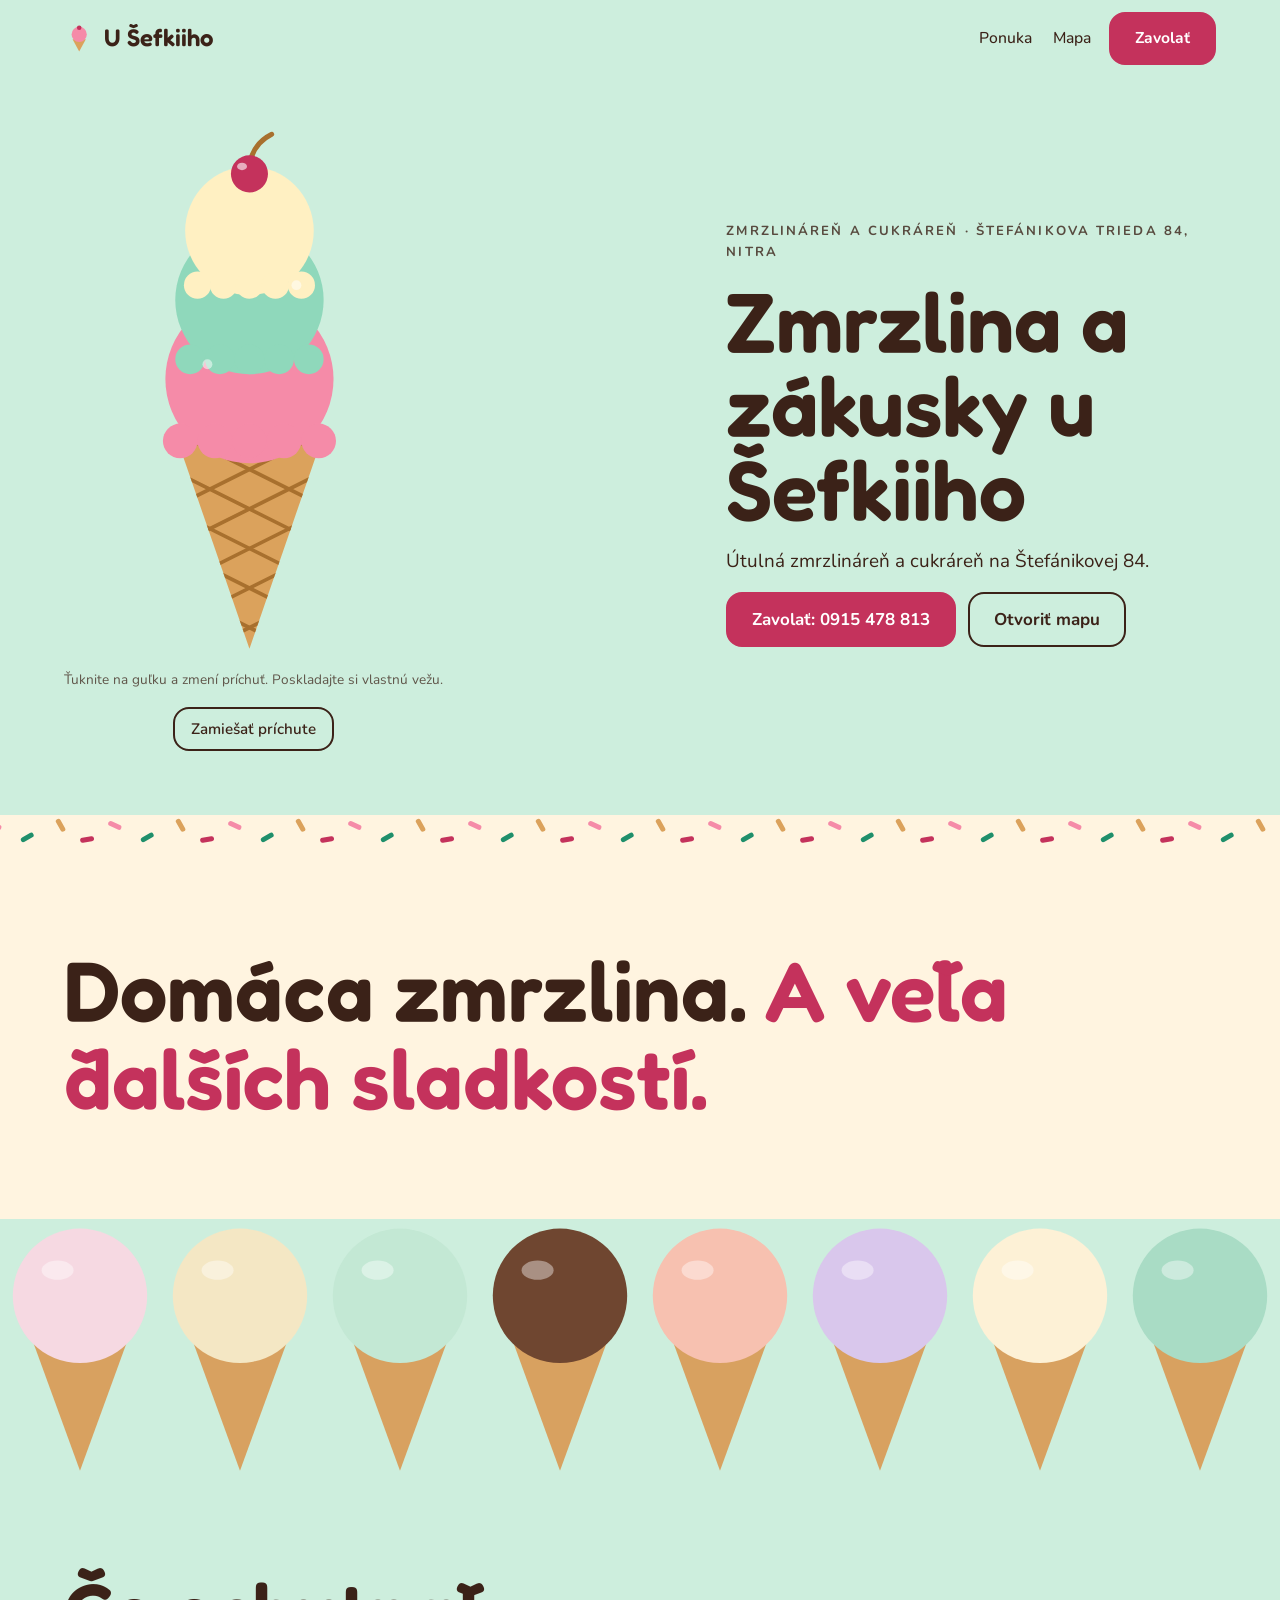
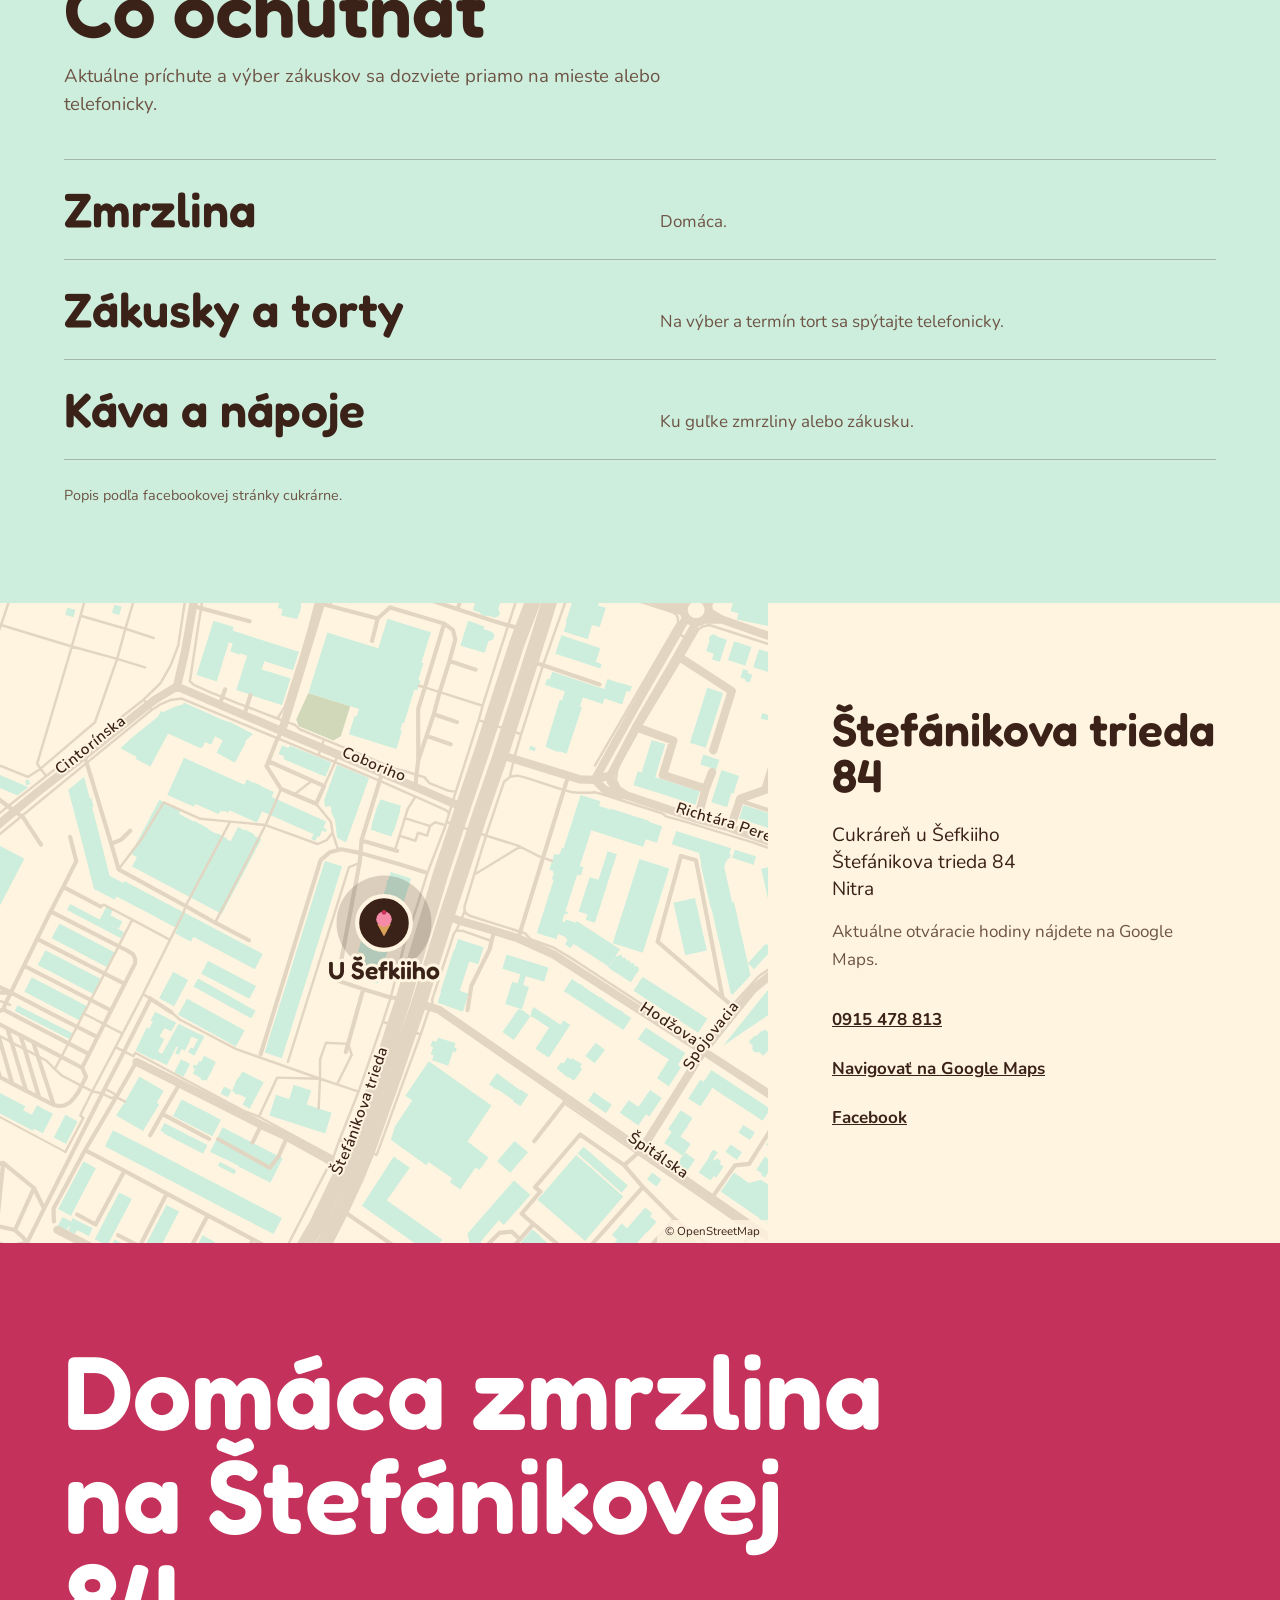
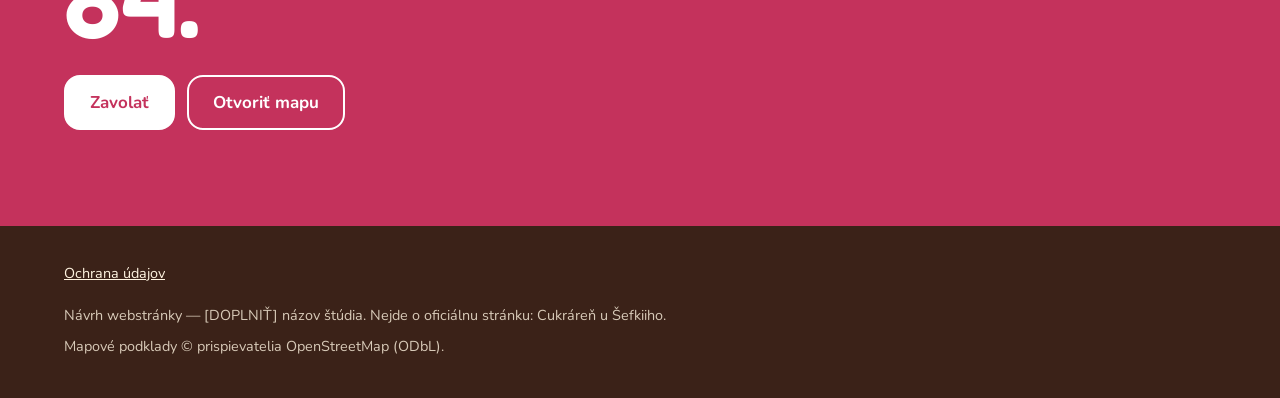
<file: index.html>
<!doctype html>
<html lang="sk">
<head>
  <meta charset="utf-8">
  <meta name="viewport" content="width=device-width, initial-scale=1">
  <title>Cukráreň u Šefkiiho Nitra | Zmrzlina a zákusky na Štefánikovej</title>
  <meta name="description" content="Cukráreň u Šefkiiho na Štefánikovej 84 v Nitre: domáca zmrzlina, zákusky, torty a káva.">
  <meta name="theme-color" content="#cdeedd">
  <meta property="og:type" content="website">
  <meta property="og:locale" content="sk_SK">
  <meta property="og:title" content="Cukráreň u Šefkiiho Nitra | Zmrzlina a zákusky na Štefánikovej">
  <meta property="og:description" content="Cukráreň a zmrzlináreň na Štefánikovej triede 84 v Nitre.">
  <meta property="og:image" content="assets/og.jpg">
  <meta property="og:image:width" content="1200">
  <meta property="og:image:height" content="630">
  <meta property="og:image:alt" content="Kornútok s tromi guľkami zmrzliny, ružovou, mätovou a vanilkovou, a čerešňou navrchu">
  <link rel="icon" href="assets/favicon.svg" type="image/svg+xml">
  <link rel="preconnect" href="https://fonts.googleapis.com">
  <link rel="preconnect" href="https://fonts.gstatic.com" crossorigin>
  <link href="https://fonts.googleapis.com/css2?family=Fredoka:wght@500;600;700&family=Nunito:wght@400;600;800&display=swap" rel="stylesheet">
  <link rel="stylesheet" href="style.css">
  <script defer src="idea.js"></script>
  <script defer src="site.js"></script>
  <script type="application/ld+json">
{
  "@context": "https://schema.org",
  "@type": "Bakery",
  "name": "Cukráreň u Šefkiiho",
  "address": {
    "@type": "PostalAddress",
    "streetAddress": "Štefánikova trieda 84",
    "addressLocality": "Nitra",
    "addressCountry": "SK"
  },
  "telephone": "+421915478813"
}
  </script>
</head>
<body>
  <a class="skip-link" href="#ponuka">Preskočiť na obsah</a>

  <header class="topbar">
    <a class="brand" href="#top" aria-label="Cukráreň u Šefkiiho, začiatok stránky"><svg class="brand-mark" viewBox="0 0 32 32" aria-hidden="true" focusable="false"><path d="M9 17 H23 L16 30Z" fill="#dba25c"/><circle cx="16" cy="12" r="8" fill="#f58ba8"/><circle cx="16" cy="5" r="2.4" fill="#c4325c"/></svg><span>U Šefkiiho</span></a>
    <nav class="topbar-nav" aria-label="Hlavná navigácia">
      <a href="#ponuka">Ponuka</a>
      <a href="#hodiny">Mapa</a>
      <a class="button topbar-cta" href="tel:+421915478813">Zavolať</a>
    </nav>
  </header>

  <main id="top">
    <section class="hero hero--reverse">

      <div class="hero-copy">
        <p class="hero-kicker">Zmrzlináreň a cukráreň · Štefánikova trieda 84, Nitra</p>
        <h1>Zmrzlina a zákusky u Šefkiiho</h1>
        <p class="hero-lede">Útulná zmrzlináreň a cukráreň na Štefánikovej 84.</p>
        
        <div class="actions">
          <a class="button" href="tel:+421915478813">Zavolať: 0915 478 813</a>
          <a class="button button-ghost" href="https://www.google.com/maps/search/?api=1&amp;query=Cukr%C3%A1re%C5%88%20u%20%C5%A0efkiiho%20%C5%A0tef%C3%A1nikova%20trieda%2084%20Nitra" rel="noopener">Otvoriť mapu</a>
        </div>
      </div>
      <div class="hero-art">
        <svg class="art cone" viewBox="0 0 300 440" role="group" aria-label="Kornútok s tromi guľkami zmrzliny, ružovou, mätovou a vanilkovou, a čerešňou navrchu">
<defs><clipPath id="sefkii-cone"><path d="M92 262 H208 L150 430Z"/></clipPath></defs>
<path class="fa4" d="M92 262 H208 L150 430Z"/>
<g clip-path="url(#sefkii-cone)"><path class="sa5" d="M60 240 L240 330" stroke-width="3"/><path class="sa5" d="M240 240 L60 330" stroke-width="3"/><path class="sa5" d="M60 272 L240 362" stroke-width="3"/><path class="sa5" d="M240 272 L60 362" stroke-width="3"/><path class="sa5" d="M60 304 L240 394" stroke-width="3"/><path class="sa5" d="M240 304 L60 394" stroke-width="3"/><path class="sa5" d="M60 336 L240 426" stroke-width="3"/><path class="sa5" d="M240 336 L60 426" stroke-width="3"/><path class="sa5" d="M60 368 L240 458" stroke-width="3"/><path class="sa5" d="M240 368 L60 458" stroke-width="3"/><path class="sa5" d="M60 400 L240 490" stroke-width="3"/><path class="sa5" d="M240 400 L60 490" stroke-width="3"/><path class="sa5" d="M60 432 L240 522" stroke-width="3"/><path class="sa5" d="M240 432 L60 522" stroke-width="3"/></g>
<g class="scoop" role="button" tabindex="0" aria-label="Zmeniť príchuť spodnej guľky" style="fill:var(--scoop-1)"><circle cx="150" cy="212" r="68"/><circle cx="94" cy="262" r="14"/><circle cx="122" cy="262" r="14"/><circle cx="150" cy="262" r="14"/><circle cx="178" cy="262" r="14"/><circle cx="206" cy="262" r="14"/></g>
<g class="scoop" role="button" tabindex="0" aria-label="Zmeniť príchuť strednej guľky" style="fill:var(--scoop-2)"><circle cx="150" cy="148" r="60"/><circle cx="102" cy="196" r="12"/><circle cx="126" cy="196" r="12"/><circle cx="150" cy="196" r="12"/><circle cx="174" cy="196" r="12"/><circle cx="198" cy="196" r="12"/></g>
<g class="scoop" role="button" tabindex="0" aria-label="Zmeniť príchuť hornej guľky" style="fill:var(--scoop-3)"><circle cx="150" cy="92" r="52"/><circle cx="108" cy="136" r="11"/><circle cx="129" cy="136" r="11"/><circle cx="150" cy="136" r="11"/><circle cx="171" cy="136" r="11"/><circle cx="192" cy="136" r="11"/></g>
<path class="sa5" d="M150 40 Q152 22 168 14" stroke-width="4"/>
<circle class="fa6" cx="150" cy="46" r="15"/>
<ellipse cx="144" cy="40" rx="4" ry="3" fill="#fff" opacity=".6"/>
<circle cx="116" cy="200" r="4" fill="#fff" opacity=".5"/><circle cx="188" cy="136" r="4" fill="#fff" opacity=".5"/>
        </svg>
<p class="idea-hint">Ťuknite na guľku a zmení príchuť. Poskladajte si vlastnú vežu.</p>
<div class="controls"><button class="control" type="button" data-shuffle>Zamiešať príchute</button></div>
      </div>
    </section>

    <div class="divider" aria-hidden="true"></div>

    <section class="block tone-base " id="ponuka">
      <div class="block-inner">
        <p class="statement-text">Domáca zmrzlina. <em>A veľa ďalších sladkostí.</em></p>
        
      </div>
    </section>

    <section class="block tone-alt ">
      <svg class="scoops" viewBox="0 0 1200 240" aria-hidden="true" focusable="false"><path d="M24 96 L75 236 L126 96Z" fill="#d8a160"/><circle cx="75" cy="72" r="63" fill="#f6d9e2"/><ellipse cx="54" cy="48" rx="15" ry="9" fill="#fff" opacity=".4"/><path d="M174 96 L225 236 L276 96Z" fill="#d8a160"/><circle cx="225" cy="72" r="63" fill="#f4e7c4"/><ellipse cx="204" cy="48" rx="15" ry="9" fill="#fff" opacity=".4"/><path d="M324 96 L375 236 L426 96Z" fill="#d8a160"/><circle cx="375" cy="72" r="63" fill="#c3e8d4"/><ellipse cx="354" cy="48" rx="15" ry="9" fill="#fff" opacity=".4"/><path d="M474 96 L525 236 L576 96Z" fill="#d8a160"/><circle cx="525" cy="72" r="63" fill="#6f4630"/><ellipse cx="504" cy="48" rx="15" ry="9" fill="#fff" opacity=".4"/><path d="M624 96 L675 236 L726 96Z" fill="#d8a160"/><circle cx="675" cy="72" r="63" fill="#f7c1b0"/><ellipse cx="654" cy="48" rx="15" ry="9" fill="#fff" opacity=".4"/><path d="M774 96 L825 236 L876 96Z" fill="#d8a160"/><circle cx="825" cy="72" r="63" fill="#d9c7ec"/><ellipse cx="804" cy="48" rx="15" ry="9" fill="#fff" opacity=".4"/><path d="M924 96 L975 236 L1026 96Z" fill="#d8a160"/><circle cx="975" cy="72" r="63" fill="#fdf1d6"/><ellipse cx="954" cy="48" rx="15" ry="9" fill="#fff" opacity=".4"/><path d="M1074 96 L1125 236 L1176 96Z" fill="#d8a160"/><circle cx="1125" cy="72" r="63" fill="#a9dcc5"/><ellipse cx="1104" cy="48" rx="15" ry="9" fill="#fff" opacity=".4"/></svg>
    </section>

    <section class="block tone-alt ">
      <div class="block-inner">
        <h2 class="block-title">Čo ochutnať</h2><p class="block-lead">Aktuálne príchute a výber zákuskov sa dozviete priamo na mieste alebo telefonicky.</p>
        <ul class="rows"><li class="row"><h3 class="row-name">Zmrzlina</h3><p class="row-text">Domáca.</p></li><li class="row"><h3 class="row-name">Zákusky a torty</h3><p class="row-text">Na výber a termín tort sa spýtajte telefonicky.</p></li><li class="row"><h3 class="row-name">Káva a nápoje</h3><p class="row-text">Ku guľke zmrzliny alebo zákusku.</p></li></ul>
        <p class="block-note">Popis podľa facebookovej stránky cukrárne.</p>
      </div>
    </section>

    <section class="block tone-base " id="hodiny">
      <div class="place-grid">
        <div class="place-map"><svg class="street-map" viewBox="0 0 960 620" role="img" aria-label="Mapa okolia: Cukráreň u Šefkiiho" preserveAspectRatio="xMidYMid slice">
  <rect width="960" height="620" fill="var(--bg)"/>
  <path d="M763.2 607.4L774.1 610.3L806.7 638.6L804.8 639.5L806.1 642.6L805.8 643.9L792.3 662.8L755.0 703.4L755.1 705.1L748.7 704.6L742.4 701.8L713.0 674.8L711.1 667.0L712.2 659.1L714.4 654.8L751.4 612.0L763.2 607.4ZM713.3 682.8L713.2 685.8L712.0 687.5L709.6 690.0L707.1 691.6L704.8 692.4L700.9 691.7L687.3 679.7L685.4 675.6L685.4 673.0L687.3 670.0L690.0 668.5L692.4 667.6L694.0 667.3L697.6 667.8L712.1 680.7L713.3 682.8ZM813.6 652.2L816.8 653.2L826.1 660.9L829.5 667.3L827.3 678.0L779.3 735.3L775.5 736.7L771.5 735.6L757.8 723.9L756.1 721.3L756.7 718.1L800.5 667.0L809.9 653.8L813.6 652.2ZM447.3 100.0L438.2 129.1L431.1 133.2L397.5 119.5L394.9 112.9L406.7 87.3L447.3 100.0Z" fill="color-mix(in srgb, #4f8a4a 26%, var(--bg))"/>
  
  <path d="M60.4 779.1L34.4 781.8L25.7 698.1L28.8 697.8L26.5 675.3L46.4 673.2L50.2 710.6L52.7 710.4L54.2 725.1L52.3 725.3L52.5 726.7L56.4 765.0L58.9 764.7L60.4 779.1ZM310.0 218.4L295.8 210.9L295.4 211.6L285.0 206.1L281.3 204.2L282.8 201.5L262.4 190.7L243.9 225.7L234.7 243.0L240.7 246.2L235.9 255.2L322.8 301.2L361.1 228.9L353.9 225.2L354.5 224.1L345.1 219.1L344.6 220.1L338.6 217.0L331.3 230.7L327.7 228.8L328.1 228.1L318.6 223.0L318.2 223.8L309.6 219.2L310.0 218.4ZM-15.7 177.7L-7.4 157.2L75.9 192.1L67.8 212.1L-15.7 177.7ZM222.6 618.6L218.6 626.4L214.6 624.3L218.7 616.7L222.6 618.6ZM959.7 453.4L953.7 457.8L952.8 456.5L948.9 459.3L945.0 453.8L941.9 456.2L933.7 444.9L946.5 435.6L959.7 453.4ZM-36.6 -57.4L-46.2 -57.2L-46.2 -61.8L-38.4 -62.0L-36.5 -61.8L-36.6 -57.4ZM781.3 539.4L772.7 551.7L762.6 544.7L769.4 535.5L772.1 532.5L781.3 539.4ZM305.2 523.2L301.0 531.5L297.2 529.6L301.4 521.3L305.2 523.2ZM744.5 460.4L755.9 442.2L764.6 447.6L767.9 449.8L755.9 468.5L744.5 460.4ZM226.6 620.8L222.5 628.6L218.6 626.4L222.6 618.6L226.6 620.8ZM18.2 576.3L15.6 552.4L35.2 550.3L37.8 574.2L18.2 576.3ZM943.3 576.5L952.3 562.4L964.6 569.7L959.8 576.6L957.9 575.8L953.3 582.9L943.3 576.5ZM1018.2 456.5L1014.8 451.7L1020.6 447.5L1024.1 452.3L1018.2 456.5ZM959.2 503.3L964.7 499.2L966.3 498.0L965.5 497.0L974.7 490.2L983.9 502.8L967.7 514.8L959.2 503.3ZM242.8 629.2L238.5 636.9L234.5 634.8L238.5 627.0L242.8 629.2ZM52.1 254.9L45.0 251.1L50.6 239.6L57.7 243.2L52.1 254.9ZM29.7 237.7L18.2 233.4L21.0 225.9L32.5 230.2L29.7 237.7ZM918.1 617.8L919.7 616.6L921.8 617.1L923.1 618.9L922.7 620.6L933.3 627.8L921.6 645.0L908.9 636.1L917.3 623.7L915.1 622.3L918.1 617.8ZM314.2 381.9L318.6 374.2L322.3 376.4L317.9 384.0L314.2 381.9ZM314.4 496.6L310.3 504.6L306.5 502.7L310.6 494.6L314.4 496.6ZM983.8 604.1L989.8 594.7L991.7 595.8L995.4 590.0L1007.7 597.8L998.0 613.2L997.5 612.9L998.2 611.8L993.3 608.6L992.6 609.8L983.8 604.1ZM159.4 494.9L149.6 513.7L140.8 509.2L150.6 490.4L159.4 494.9ZM612.1 487.6L604.8 482.6L605.3 481.8L589.5 470.8L588.9 471.6L581.6 466.5L589.3 455.2L611.9 472.0L612.5 471.2L619.9 476.4L612.1 487.6ZM251.2 -36.6L258.1 -34.6L255.7 -26.6L248.6 -28.8L251.2 -36.6ZM301.4 521.3L297.2 529.6L293.4 527.7L297.6 519.3L301.4 521.3ZM959.6 426.1L964.7 422.3L966.6 424.8L973.7 419.5L981.8 430.5L972.7 437.2L968.7 432.0L965.7 434.2L959.6 426.1ZM1021.8 384.2L1020.0 381.7L1025.1 378.1L1031.2 386.2L1028.1 388.4L1032.0 393.8L1022.6 400.6L1014.5 389.6L1021.8 384.2ZM847.3 345.2L844.4 348.3L838.2 342.7L841.2 339.4L847.3 345.2ZM325.2 388.0L329.6 380.5L333.3 382.5L328.9 390.2L325.2 388.0ZM795.1 536.6L794.6 536.1L798.9 529.5L803.2 532.4L798.8 539.0L795.1 536.6ZM1003.4 418.3L998.1 410.6L1001.5 408.2L1006.8 415.7L1003.4 418.3ZM1024.3 528.0L1016.5 517.2L1029.8 507.5L1034.5 514.0L1037.6 518.5L1024.3 528.0ZM317.9 384.0L322.3 376.4L325.9 378.3L321.6 386.0L317.9 384.0ZM17.3 385.5L35.2 543.6L13.7 546.0L-4.4 388.0L-2.7 387.8L-5.5 363.1L13.0 361.1L15.6 385.7L17.3 385.5ZM994.0 659.6L1006.5 641.1L1016.5 647.9L1003.9 666.4L997.5 662.0L994.0 659.6ZM683.4 473.8L690.7 479.0L685.2 487.3L677.6 482.0L683.4 473.8ZM295.0 496.8L290.9 504.9L287.0 502.9L291.2 494.8L295.0 496.8ZM965.2 383.7L964.8 383.2L959.1 387.5L959.5 388.0L953.4 392.6L944.9 381.3L962.6 367.8L971.1 379.1L965.2 383.7ZM850.4 524.8L852.9 521.0L860.6 526.0L858.0 529.8L850.4 524.8ZM794.0 475.9L794.4 476.2L786.4 487.6L774.7 479.9L786.5 461.8L789.7 463.9L798.0 469.7L794.0 475.9ZM334.9 553.5L319.3 545.3L321.1 541.4L336.9 549.8L334.9 553.5ZM789.3 146.8L794.5 148.4L791.5 158.1L786.3 156.4L789.3 146.8ZM769.4 535.5L751.4 523.1L758.8 512.4L767.1 516.9L777.2 524.0L769.4 535.5ZM177.0 599.1L174.7 603.5L174.4 604.1L165.9 599.7L168.5 594.8L177.0 599.1ZM926.1 567.2L936.4 551.2L948.6 559.4L938.4 575.2L926.1 567.2ZM295.3 486.8L291.2 494.8L287.4 492.9L291.5 484.9L295.3 486.8ZM974.5 601.8L978.7 604.6L974.1 611.7L970.0 608.9L974.5 601.8ZM290.0 515.5L285.8 523.8L282.0 521.8L286.2 513.5L290.0 515.5ZM52.1 147.6L50.4 151.7L41.2 147.7L42.9 143.6L52.1 147.6ZM-46.1 -20.3L-50.7 -20.3L-50.9 -28.1L-46.4 -28.1L-46.1 -20.3ZM295.4 371.7L299.8 363.7L303.8 365.9L299.3 373.8L295.4 371.7ZM178.6 605.5L175.8 604.1L174.7 603.5L177.0 599.1L178.6 595.9L182.5 597.9L178.6 605.5ZM986.3 675.9L987.6 676.9L997.5 662.0L1003.9 666.4L990.4 686.6L982.7 681.2L986.3 675.9ZM954.2 471.6L952.4 473.0L955.2 476.9L952.7 478.7L946.0 469.5L950.3 466.3L954.2 471.6ZM310.5 379.9L314.9 372.2L318.6 374.2L314.2 381.9L310.5 379.9ZM-23.9 217.3L-2.1 215.0L12.6 346.7L4.7 348.0L4.9 352.0L-5.3 353.3L-5.9 349.3L-9.2 349.7L-23.9 217.3ZM318.2 498.6L314.1 506.6L310.3 504.6L314.4 496.6L318.2 498.6ZM1036.7 332.2L1036.5 331.8L1033.7 333.9L1031.4 330.5L1028.0 332.9L1024.6 328.1L1022.5 329.5L1019.9 325.9L1025.0 322.2L1020.7 316.2L1030.4 309.2L1043.3 327.5L1036.7 332.2ZM870.7 424.2L869.5 422.7L871.6 421.1L872.8 422.6L876.5 419.8L882.3 427.6L871.1 436.1L865.3 428.2L870.7 424.2ZM306.8 492.7L302.6 500.7L298.9 498.8L303.0 490.7L306.8 492.7ZM340.0 396.3L344.3 388.6L348.0 390.8L343.6 398.2L340.0 396.3ZM293.8 517.4L289.6 525.7L285.8 523.8L290.0 515.5L293.8 517.4ZM872.4 112.1L868.4 110.8L869.9 106.1L873.9 107.3L876.4 99.1L893.2 104.4L887.2 123.2L870.6 118.1L872.4 112.1ZM849.0 556.7L845.2 554.2L846.2 552.7L840.7 549.1L848.8 536.3L859.7 543.5L853.7 552.7L852.2 551.6L849.0 556.7ZM830.7 517.7L827.2 515.5L831.8 508.2L835.4 510.4L830.7 517.7ZM614.2 394.5L621.8 400.3L605.8 423.4L594.7 415.7L610.3 393.2L614.2 394.5ZM310.3 504.6L306.1 512.7L302.3 510.8L306.5 502.7L310.3 504.6ZM264.5 640.6L260.5 648.3L256.6 646.1L260.6 638.5L264.5 640.6ZM814.5 534.4L810.8 531.7L815.7 524.5L819.4 527.0L814.5 534.4ZM925.9 581.8L932.8 586.3L929.1 592.2L923.7 588.5L924.6 587.1L923.1 586.1L925.9 581.8ZM852.1 445.4L866.4 434.3L872.6 442.5L871.5 443.3L875.8 449.1L868.0 455.2L867.5 454.3L862.0 458.5L859.1 454.3L856.9 456.0L854.6 455.3L853.1 452.9L853.2 450.3L854.9 448.8L852.1 445.4ZM332.6 392.1L336.9 384.5L340.6 386.6L336.3 394.1L332.6 392.1ZM297.6 519.3L293.4 527.7L289.6 525.7L293.8 517.4L297.6 519.3ZM1006.8 415.7L1001.5 408.2L1005.1 405.7L1010.3 413.3L1006.8 415.7ZM964.7 499.2L959.2 503.3L956.8 499.8L962.2 495.9L964.7 499.2ZM321.6 386.0L325.9 378.3L329.6 380.5L325.2 388.0L321.6 386.0ZM847.2 438.7L842.9 434.5L842.0 435.5L839.3 435.3L836.8 432.9L836.7 430.2L837.7 429.3L833.3 425.1L839.3 419.0L840.9 419.4L845.3 414.6L846.7 415.0L849.0 413.0L853.8 417.4L851.3 420.1L857.5 426.1L852.3 431.5L853.3 432.5L847.2 438.7ZM287.4 492.9L283.2 501.0L279.4 499.0L283.6 490.9L287.4 492.9ZM282.4 511.5L278.1 519.9L274.4 517.9L278.6 509.6L282.4 511.5ZM827.6 489.0L835.4 477.5L854.3 489.9L846.8 501.5L827.6 489.0ZM276.5 -50.9L280.9 -49.5L281.1 -50.3L290.7 -47.4L285.8 -31.3L268.1 -37.2L272.6 -52.0L276.5 -50.9ZM-59.8 -20.2L-64.3 -20.1L-64.5 -28.1L-60.0 -28.0L-59.8 -20.2ZM268.4 642.8L264.4 650.4L260.5 648.3L264.5 640.6L268.4 642.8ZM808.5 476.6L816.3 465.1L835.4 477.5L827.6 489.0L808.5 476.6ZM132.5 171.7L136.3 171.2L137.1 175.7L133.2 176.4L132.5 171.7ZM913.5 463.7L920.7 458.5L918.8 455.9L923.9 452.2L933.8 465.8L921.6 474.7L913.5 463.7ZM961.8 476.8L969.7 468.5L977.9 476.4L970.0 484.6L961.8 476.8ZM805.1 543.2L809.1 545.9L801.7 556.8L799.4 555.0L796.3 559.4L784.9 551.7L795.1 536.6L798.8 539.0L800.7 540.4L802.4 537.9L806.7 540.9L805.1 543.2ZM994.6 413.1L998.1 410.6L1003.4 418.3L999.9 420.7L994.6 413.1ZM891.7 437.3L886.6 430.4L890.6 427.4L895.6 434.2L891.7 437.3ZM306.8 377.9L311.2 370.1L314.9 372.2L310.5 379.9L306.8 377.9ZM-37.7 -30.0L-46.6 -30.1L-46.5 -35.4L-37.5 -35.5L-37.7 -30.0ZM272.3 644.9L268.3 652.4L264.4 650.4L268.4 642.8L272.3 644.9ZM856.1 335.6L853.2 338.7L847.0 333.0L849.9 329.8L856.1 335.6ZM291.2 494.8L287.0 502.9L283.2 501.0L287.4 492.9L291.2 494.8ZM107.8 467.3L104.8 473.0L132.5 487.6L130.5 491.3L138.9 495.7L143.9 486.2L150.6 490.4L140.8 509.2L139.8 511.2L89.6 484.8L101.0 463.6L107.8 467.3ZM902.4 468.0L904.5 466.4L906.3 468.9L913.5 463.7L921.6 474.7L912.2 481.5L908.4 476.3L902.4 468.0ZM283.6 490.9L279.4 499.0L275.6 497.0L279.7 488.9L283.6 490.9ZM230.6 622.9L226.5 630.5L222.5 628.6L226.6 620.8L230.6 622.9ZM-37.1 -44.5L-46.4 -44.4L-46.3 -48.9L-36.9 -48.8L-37.1 -44.5ZM299.3 373.8L303.8 365.9L307.6 368.1L303.1 375.8L299.3 373.8ZM904.1 614.6L895.1 627.1L882.4 618.1L883.0 617.3L888.2 610.0L894.5 601.1L904.7 608.3L907.5 607.4L909.3 608.6L909.6 610.7L906.3 616.0L904.1 614.6ZM700.7 485.9L695.0 494.2L685.2 487.3L690.7 479.0L700.7 485.9ZM155.8 667.3L148.6 682.7L136.3 676.8L143.7 660.7L155.8 667.3ZM711.5 344.1L713.5 343.1L715.5 346.8L708.4 350.1L705.8 348.4L704.0 347.2L711.5 344.1ZM962.2 588.5L971.0 575.3L976.7 579.1L977.4 577.9L984.2 582.5L980.3 588.1L982.2 589.4L976.4 598.1L962.2 588.5ZM911.0 535.0L907.1 540.5L909.2 542.1L905.4 547.6L892.0 537.2L899.1 527.6L911.0 535.0ZM303.1 375.8L307.6 368.1L311.2 370.1L306.8 377.9L303.1 375.8ZM280.1 649.0L276.1 656.6L272.2 654.5L276.2 647.0L280.1 649.0ZM984.0 408.0L990.1 416.1L987.0 418.3L991.0 423.7L981.8 430.5L973.7 419.5L980.8 414.3L978.9 411.6L984.0 408.0ZM938.4 583.0L941.4 585.0L936.8 592.2L933.7 590.1L938.4 583.0ZM310.6 494.6L306.5 502.7L302.6 500.7L306.8 492.7L310.6 494.6ZM172.8 630.7L161.5 654.9L183.8 665.7L182.4 668.7L183.4 669.1L178.6 679.5L166.7 673.1L171.1 663.6L159.9 658.4L155.8 667.3L143.7 660.7L149.0 649.6L145.8 648.1L157.4 623.5L172.8 630.7ZM870.1 528.4L859.0 521.4L868.2 506.7L879.2 513.9L870.1 528.4ZM302.2 660.2L298.2 667.8L294.3 665.6L298.3 658.0L302.2 660.2ZM834.6 520.2L830.7 517.7L835.4 510.4L839.3 513.0L834.6 520.2ZM1006.3 473.6L1007.9 472.3L1012.3 478.5L1007.3 482.2L1007.7 485.1L1004.3 487.8L1001.3 486.4L996.3 490.1L989.5 481.4L991.7 480.2L990.3 478.2L993.7 475.8L991.0 472.3L991.5 468.7L996.6 464.8L1000.5 465.4L1006.3 473.6ZM846.5 106.6L853.2 108.5L851.7 113.9L844.8 112.0L846.5 106.6ZM817.9 536.6L814.5 534.4L819.4 527.0L822.9 529.4L817.9 536.6ZM178.6 605.5L182.4 607.5L182.6 607.6L180.7 611.3L173.9 607.8L175.8 604.1L178.6 605.5ZM931.5 504.7L931.4 505.0L920.9 497.8L930.9 482.0L933.6 481.6L935.9 483.0L936.5 485.6L944.5 490.9L942.2 494.3L944.3 495.9L936.5 508.0L931.5 504.7ZM347.3 400.2L351.6 392.8L355.7 395.0L351.3 402.5L347.3 400.2ZM303.0 490.7L298.9 498.8L295.0 496.8L299.1 488.8L303.0 490.7ZM454.7 337.8L461.9 315.2L465.8 316.3L469.4 304.8L465.5 303.5L472.6 281.3L473.2 281.6L472.0 285.2L478.0 287.2L483.1 271.3L482.0 270.9L482.8 268.5L483.9 268.7L486.5 260.7L506.4 266.9L499.1 289.9L498.7 289.9L480.9 345.5L481.3 345.6L473.9 368.6L453.9 362.2L461.0 339.9L454.7 337.8ZM1012.9 526.0L1009.8 528.4L1004.7 521.6L1007.9 519.3L1012.9 526.0ZM274.8 507.7L270.6 516.0L266.8 514.1L267.2 513.3L271.1 505.7L274.8 507.7ZM-37.5 -35.5L-46.5 -35.4L-46.4 -40.0L-37.3 -40.1L-37.5 -35.5ZM306.5 502.7L302.3 510.8L298.5 508.8L302.6 500.7L306.5 502.7ZM302.1 669.7L298.2 667.8L302.2 660.2L306.0 662.1L302.1 669.7ZM1012.9 526.0L1007.9 519.3L1011.1 516.9L1016.1 523.8L1012.9 526.0ZM286.2 513.5L282.0 521.8L278.1 519.9L282.4 511.5L286.2 513.5ZM-36.8 -53.1L-46.3 -53.0L-46.2 -57.2L-36.6 -57.4L-36.8 -53.1ZM276.2 647.0L272.2 654.5L268.3 652.4L272.3 644.9L276.2 647.0ZM1017.6 543.3L1008.9 556.7L988.0 542.9L996.5 529.6L1003.5 534.1L1002.4 535.8L1009.7 540.5L1010.8 538.8L1017.6 543.3ZM194.0 603.8L190.1 611.4L186.2 609.4L190.1 601.8L194.0 603.8ZM178.6 679.5L171.9 693.9L159.5 688.1L166.7 673.1L178.6 679.5ZM725.9 422.7L733.6 411.2L752.7 423.5L745.1 435.2L725.9 422.7ZM411.7 -52.4L394.9 -56.3L396.5 -63.0L393.2 -63.8L394.8 -71.5L399.5 -70.5L400.9 -77.2L416.3 -72.6L414.9 -66.6L415.7 -66.5L411.7 -52.4ZM238.5 627.0L234.5 634.8L230.5 632.7L234.5 624.8L238.5 627.0ZM935.5 406.2L926.8 394.4L944.9 381.3L953.4 392.6L935.5 406.2ZM801.9 161.3L796.6 159.6L799.7 150.3L804.8 151.8L801.9 161.3ZM163.9 603.6L165.9 599.7L174.4 604.1L172.5 607.9L163.9 603.6ZM336.3 394.1L340.6 386.6L344.3 388.6L340.0 396.3L336.3 394.1ZM1011.8 310.1L1003.2 298.1L1015.7 289.0L1024.3 301.0L1011.8 310.1ZM81.3 167.7L83.1 163.3L73.9 159.3L76.5 153.4L135.4 178.2L125.0 186.5L81.3 167.7ZM716.3 564.2L710.3 571.3L667.5 533.4L673.3 526.7L716.3 564.2ZM548.0 430.6L550.5 431.5L549.3 435.3L546.8 434.5L542.2 448.4L526.5 443.0L528.2 438.1L525.3 437.1L527.6 430.2L525.1 429.3L526.6 424.4L531.1 424.9L532.4 420.9L549.4 426.5L548.0 430.6ZM844.4 348.3L841.4 351.6L835.3 345.8L838.2 342.7L844.4 348.3ZM923.9 723.6L906.1 708.6L912.3 701.2L888.0 680.8L898.4 668.4L940.6 703.7L923.9 723.6ZM313.8 666.2L309.9 673.9L306.0 671.7L310.0 664.3L313.8 666.2ZM966.1 445.6L960.5 438.4L964.7 435.2L970.3 442.2L966.1 445.6ZM980.5 655.0L974.6 651.6L974.1 651.3L976.9 646.3L983.2 650.1L980.5 655.0ZM808.5 476.6L798.0 469.7L789.7 463.9L797.2 452.5L816.3 465.1L808.5 476.6ZM984.0 695.8L964.8 682.6L973.1 668.1L986.3 675.9L982.7 681.2L990.4 686.6L984.0 695.8ZM-37.3 -40.1L-46.4 -40.0L-46.4 -44.4L-37.1 -44.5L-37.3 -40.1ZM827.2 515.5L823.4 513.0L828.0 505.7L831.8 508.2L827.2 515.5ZM317.9 508.6L313.8 516.7L309.9 514.7L314.1 506.6L317.9 508.6ZM321.6 670.3L317.6 677.9L313.8 675.8L317.7 668.4L321.6 670.3ZM850.3 342.0L847.3 345.2L841.2 339.4L844.1 336.1L850.3 342.0ZM291.5 484.9L287.4 492.9L283.6 490.9L287.7 482.9L291.5 484.9ZM937.3 475.8L932.8 469.6L937.4 466.0L942.1 472.3L937.3 475.8ZM322.1 500.6L317.9 508.6L314.1 506.6L318.2 498.6L322.1 500.6ZM197.8 605.8L194.0 613.4L190.1 611.4L194.0 603.8L197.8 605.8ZM317.7 668.4L313.8 675.8L309.9 673.9L313.8 666.2L317.7 668.4ZM343.6 398.2L348.0 390.8L351.6 392.8L347.3 400.2L343.6 398.2ZM976.8 661.5L970.9 658.1L972.9 654.6L978.8 658.0L976.8 661.5ZM629.7 394.5L651.1 408.6L657.7 413.0L639.6 440.5L626.7 431.8L639.8 411.4L625.1 401.7L629.7 394.5ZM-39.5 179.0L-37.2 184.6L-43.2 186.7L-45.5 181.3L-39.5 179.0ZM609.6 368.4L612.1 359.7L617.4 361.5L614.8 370.1L620.4 371.9L613.7 393.6L597.4 388.5L604.1 366.8L609.6 368.4ZM314.1 506.6L309.9 514.7L306.1 512.7L310.3 504.6L314.1 506.6ZM745.1 435.2L752.7 423.5L772.0 436.0L764.6 447.6L755.9 442.2L745.1 435.2ZM853.2 338.7L850.3 342.0L844.1 336.1L847.0 333.0L853.2 338.7ZM298.9 498.8L294.7 506.9L290.9 504.9L295.0 496.8L298.9 498.8ZM536.7 616.8L532.9 621.1L535.5 623.5L530.8 628.7L528.2 626.3L524.4 630.7L458.6 584.0L489.4 536.1L505.0 547.1L482.7 578.7L536.7 616.8ZM287.7 482.9L283.6 490.9L279.7 488.9L283.8 480.9L287.7 482.9ZM1003.5 335.8L1013.0 349.0L1000.4 358.3L996.7 353.1L995.1 354.7L989.0 346.1L1003.5 335.8ZM974.6 347.2L969.6 340.3L973.2 337.4L978.3 344.4L974.6 347.2ZM-50.7 -20.3L-55.2 -20.3L-55.4 -28.0L-50.9 -28.1L-50.7 -20.3ZM944.7 668.8L954.1 655.0L973.1 668.1L964.8 682.6L944.7 668.8ZM774.0 506.4L774.5 506.7L767.1 516.9L758.8 512.4L755.1 509.8L767.3 491.4L778.9 499.0L774.0 506.4ZM977.8 473.6L971.7 465.4L979.4 459.8L985.4 468.0L977.8 473.6ZM883.0 617.3L879.6 614.8L884.7 607.4L888.2 610.0L883.0 617.3ZM299.1 488.8L295.0 496.8L291.2 494.8L295.3 486.8L299.1 488.8ZM260.6 638.5L256.6 646.1L252.6 644.0L256.7 636.5L260.6 638.5ZM658.8 459.3L658.4 459.9L647.2 450.9L651.5 444.9L653.6 446.3L657.9 440.1L661.1 442.4L662.1 440.9L671.8 446.6L669.8 449.7L672.1 451.6L664.0 462.9L658.8 459.3ZM903.6 427.9L904.0 428.4L897.1 433.2L888.1 420.2L892.5 417.0L890.8 414.5L894.5 411.8L896.3 414.3L900.7 411.3L909.4 423.8L903.6 427.9ZM-36.9 -48.8L-46.3 -48.9L-46.3 -53.0L-36.8 -53.1L-36.9 -48.8ZM190.1 601.8L186.2 609.4L182.6 607.6L182.4 607.5L186.3 599.9L190.1 601.8ZM302.6 500.7L298.5 508.8L294.7 506.9L298.9 498.8L302.6 500.7ZM914.0 548.1L918.3 541.7L921.6 544.0L922.4 542.8L930.3 548.2L925.2 555.7L914.0 548.1ZM234.5 624.8L230.5 632.7L226.5 630.5L230.6 622.9L234.5 624.8ZM942.1 472.3L937.4 466.0L941.4 463.2L946.0 469.5L942.1 472.3ZM978.1 374.6L973.8 368.8L972.4 369.6L968.4 363.9L974.7 359.5L972.6 356.5L976.8 353.6L978.9 356.6L981.7 354.6L990.1 366.1L978.1 374.6ZM934.1 584.3L926.4 581.0L928.3 577.8L935.3 582.6L934.1 584.3ZM306.0 671.7L302.1 669.7L306.0 662.1L310.0 664.3L306.0 671.7ZM1022.6 400.6L1013.2 407.5L1009.4 402.2L1006.3 404.4L1000.3 396.2L1005.4 392.4L1007.3 394.9L1014.5 389.6L1022.6 400.6ZM1023.4 473.8L1015.2 462.6L1018.9 460.0L1017.1 457.7L1018.2 456.5L1024.1 452.3L1034.0 466.2L1023.4 473.8ZM349.5 383.5L302.9 359.1L309.4 346.5L356.2 371.1L349.5 383.5ZM227.6 656.7L216.1 681.1L228.0 686.8L235.5 670.7L254.8 679.8L250.7 688.3L248.6 687.3L244.7 695.4L231.1 688.7L229.9 691.4L227.7 690.4L224.4 698.1L226.6 699.0L224.4 704.0L205.6 693.9L210.4 683.0L204.2 679.7L205.0 676.6L216.9 651.6L227.6 656.7ZM-55.2 -20.3L-59.8 -20.2L-60.0 -28.0L-55.4 -28.0L-55.2 -20.3ZM639.4 353.0L635.2 366.9L617.4 361.5L612.1 359.7L594.6 354.3L598.8 340.5L639.4 353.0ZM978.8 658.0L972.9 654.6L974.6 651.6L980.5 655.0L978.8 658.0ZM39.5 247.0L40.7 256.6L39.6 256.7L40.2 262.9L33.3 263.3L33.9 268.2L27.7 269.0L26.5 257.9L25.5 258.0L24.4 248.5L25.4 248.4L24.7 242.3L37.8 240.8L38.5 247.1L39.5 247.0ZM406.4 -29.3L399.2 -31.0L399.6 -32.7L389.6 -34.9L392.0 -45.4L395.0 -44.8L396.9 -53.1L411.0 -49.9L409.4 -42.8L410.2 -42.6L406.4 -29.3ZM799.7 150.3L796.6 159.6L791.5 158.1L794.5 148.4L799.7 150.3ZM821.9 539.4L817.9 536.6L822.9 529.4L826.8 532.0L821.9 539.4ZM186.3 599.9L182.4 607.5L178.6 605.5L182.5 597.9L186.3 599.9ZM602.4 551.9L589.6 540.7L606.6 521.1L619.5 532.2L602.4 551.9ZM560.9 521.7L581.2 537.2L572.5 549.3L568.8 546.8L553.9 568.1L543.6 561.1L546.1 557.3L523.1 541.6L520.9 544.6L486.6 520.0L490.9 506.3L507.3 482.0L500.6 477.4L523.4 444.0L584.1 486.7L560.9 521.7ZM309.0 525.2L304.8 533.5L301.0 531.5L305.2 523.2L309.0 525.2ZM962.0 448.9L956.3 441.8L960.5 438.4L966.1 445.6L962.0 448.9ZM944.7 668.8L924.7 655.1L934.1 641.4L954.1 655.0L944.7 668.8ZM328.9 390.2L333.3 382.5L336.9 384.5L332.6 392.1L328.9 390.2ZM278.6 509.6L274.4 517.9L270.6 516.0L274.8 507.7L278.6 509.6ZM-61.5 473.9L-63.7 454.4L-56.0 453.8L-54.3 473.3L-61.5 473.9ZM73.9 159.3L64.9 155.5L67.3 149.6L76.5 153.4L73.9 159.3ZM827.9 63.9L832.8 65.7L832.1 67.9L830.3 73.8L825.5 72.3L826.8 67.3L827.9 63.9ZM832.1 67.9L836.8 69.5L834.3 77.1L829.7 75.8L830.3 73.8L832.1 67.9ZM866.1 -189.1L855.6 -143.1L840.8 -116.5L833.2 -103.7L792.6 -34.2L782.2 -16.1L773.2 -18.2L771.2 -9.7L752.6 -14.1L732.5 -18.4L685.7 -29.2L687.2 -35.9L671.0 -39.8L712.8 -224.4L715.4 -223.8L725.8 -269.8L750.9 -264.2L760.5 -262.0L763.1 -273.4L810.3 -262.5L805.1 -239.7L823.7 -235.5L823.7 -235.9L851.9 -229.3L844.2 -195.1L863.5 -190.8L865.6 -189.4L866.1 -189.1ZM1006.1 57.1L1002.1 67.4L993.7 64.3L997.7 53.8L1006.1 57.1ZM306.4 462.0L304.6 462.7L302.7 461.7L302.2 459.9L294.6 455.8L296.9 451.5L295.4 450.8L294.8 449.2L295.6 447.6L297.3 447.2L298.8 448.0L301.2 443.3L302.7 444.3L305.7 438.5L317.2 444.6L314.1 450.3L314.6 450.5L308.0 462.9L306.4 462.0ZM172.0 524.2L160.1 517.9L171.3 495.8L183.2 502.2L172.0 524.2ZM338.9 475.6L337.1 476.3L335.0 475.0L334.5 473.3L332.7 472.4L335.6 466.8L335.1 466.5L338.7 459.6L339.2 459.8L342.9 453.8L363.5 464.3L349.9 489.9L342.9 486.0L346.3 479.4L338.9 475.6ZM100.0 308.5L102.5 310.0L94.0 326.4L72.6 315.3L81.3 298.8L100.0 308.5ZM280.5 398.9L289.1 383.2L345.1 414.1L336.5 429.7L280.5 398.9ZM266.7 472.5L259.9 484.2L262.3 485.6L246.6 511.6L220.4 496.5L229.2 483.0L242.9 458.6L266.7 472.5ZM381.3 138.1L387.5 140.5L388.6 138.0L426.2 153.4L429.0 154.6L428.5 156.3L423.3 168.2L382.7 151.3L383.7 148.7L377.8 146.2L381.3 138.1ZM424.0 211.6L421.3 217.7L424.7 219.4L423.6 222.1L420.1 220.5L417.4 226.6L415.7 225.8L413.5 230.6L409.4 228.7L411.9 224.0L369.6 205.3L361.9 201.9L356.8 212.8L330.2 200.8L329.2 203.2L325.7 201.5L323.2 202.3L321.3 201.4L320.0 204.7L296.9 194.5L295.8 197.3L270.0 185.9L286.2 149.9L334.4 171.5L344.8 176.1L346.9 171.1L354.5 174.5L354.6 174.0L360.8 176.8L360.5 177.2L373.3 183.0L371.2 187.9L376.1 190.1L424.0 211.6ZM496.6 196.5L495.1 201.2L495.8 201.3L489.4 221.6L488.7 221.3L487.2 226.2L467.2 219.7L468.6 215.1L467.9 215.0L474.2 194.7L474.9 195.0L476.4 190.1L496.6 196.5ZM474.4 43.9L483.4 15.2L525.5 28.4L516.3 57.7L518.2 58.3L513.2 74.6L515.4 75.3L513.9 80.2L512.5 84.7L509.6 83.8L508.0 89.0L499.4 116.5L497.8 116.1L495.6 123.2L497.5 123.8L492.0 141.5L446.0 127.2L451.6 109.3L453.5 109.9L455.8 102.6L474.4 43.9ZM465.6 169.6L443.4 231.5L442.3 231.8L434.6 227.5L432.5 210.3L429.2 203.7L428.5 196.8L423.0 197.7L421.9 191.4L434.4 156.8L465.6 169.6ZM689.5 293.8L687.8 299.1L678.8 296.1L680.4 291.2L680.5 290.8L689.5 293.8ZM829.7 250.8L825.6 249.6L828.2 241.6L832.3 242.8L829.7 250.8ZM708.7 335.4L697.8 352.3L663.9 330.4L662.9 331.8L662.5 331.5L660.8 334.5L655.2 330.7L657.1 327.9L656.9 327.7L657.8 326.2L655.9 324.9L656.7 324.0L648.7 320.6L652.7 308.2L655.3 309.0L655.9 306.7L666.1 309.7L666.6 308.0L708.7 335.4ZM796.3 295.1L796.3 294.8L817.3 289.9L819.1 289.6L832.5 349.2L835.1 360.9L818.3 378.7L816.2 379.2L796.9 294.9L796.3 295.1ZM821.4 248.2L817.3 246.8L819.9 238.7L824.0 240.2L821.4 248.2ZM824.0 240.2L828.2 241.6L825.6 249.6L821.4 248.2L824.0 240.2ZM799.2 246.4L803.3 233.5L816.3 237.7L814.5 243.0L816.1 243.5L814.7 247.7L813.1 247.2L811.9 250.5L811.4 250.3L799.2 246.4ZM702.2 254.0L700.5 259.1L691.6 256.2L693.3 251.1L702.2 254.0ZM686.1 304.2L677.1 301.4L678.7 296.5L678.8 296.1L687.8 299.1L686.1 304.2ZM698.3 266.0L689.4 263.1L691.6 256.2L700.5 259.1L698.3 266.0ZM832.5 349.2L835.3 345.8L841.4 351.6L838.5 354.9L832.5 349.2ZM687.7 268.2L689.4 263.1L698.3 266.0L696.2 272.6L687.3 269.7L687.7 268.2ZM685.6 275.0L687.3 269.7L696.2 272.6L694.6 277.9L685.6 275.0ZM694.9 245.9L696.6 240.6L705.6 243.4L703.8 248.9L694.9 245.9ZM677.1 301.6L677.1 301.4L686.1 304.2L684.4 309.7L675.4 306.9L677.1 301.6ZM655.8 298.5L658.2 299.3L657.4 301.8L655.0 301.1L652.7 308.2L648.7 320.6L647.1 325.7L628.0 319.6L644.4 268.2L642.5 267.6L644.6 261.2L643.5 260.8L643.9 259.6L640.0 258.4L642.8 249.9L645.0 242.8L648.8 244.1L649.2 242.8L650.3 243.1L652.3 236.8L654.1 237.4L670.5 185.9L689.8 192.1L688.3 196.7L700.0 200.4L700.3 199.2L737.3 211.1L737.0 212.2L749.5 216.3L744.4 232.3L733.5 228.8L731.2 236.3L680.8 220.2L669.7 254.9L673.3 256.0L670.8 264.1L667.2 262.9L655.8 298.5ZM677.1 301.4L677.1 301.6L668.5 299.0L670.2 293.7L678.7 296.5L677.1 301.4ZM786.7 252.9L787.4 252.8L785.1 242.2L758.7 233.7L763.0 220.8L803.3 233.5L799.2 246.4L811.4 250.3L809.6 255.5L817.3 289.9L796.3 294.8L786.7 252.9ZM685.5 275.2L677.0 272.5L679.2 265.6L687.7 268.2L687.3 269.7L685.6 275.0L685.5 275.2ZM691.2 288.5L682.2 285.6L683.8 280.6L683.9 280.3L692.8 283.2L691.2 288.5ZM840.5 245.6L837.9 253.7L833.8 252.2L836.4 244.2L840.5 245.6ZM691.2 288.5L689.5 293.8L680.5 290.8L682.1 285.9L682.2 285.6L691.2 288.5ZM673.6 283.1L675.3 277.8L683.8 280.6L682.2 285.6L682.1 285.9L673.6 283.1ZM680.5 290.8L680.4 291.2L671.9 288.4L673.6 283.1L682.1 285.9L680.5 290.8ZM832.3 242.8L836.4 244.2L833.8 252.2L829.7 250.8L832.3 242.8ZM677.0 272.5L685.5 275.2L683.9 280.3L683.8 280.6L675.3 277.8L677.0 272.5ZM683.9 280.3L685.5 275.2L685.6 275.0L694.6 277.9L692.8 283.2L683.9 280.3ZM703.8 248.9L702.2 254.0L693.3 251.1L694.9 245.9L703.8 248.9ZM792.8 336.6L771.8 341.3L760.3 290.5L781.3 285.8L792.8 336.6ZM678.8 296.1L678.7 296.5L670.2 293.7L671.9 288.4L680.4 291.2L678.8 296.1ZM756.4 257.3L730.7 338.9L701.5 329.6L727.5 248.0L756.4 257.3ZM363.7 -65.6L350.8 -14.8L341.8 -17.0L341.3 -15.0L325.3 -18.9L328.0 -30.0L322.3 -31.4L324.0 -39.7L330.1 -38.3L332.2 -46.8L334.4 -46.3L340.6 -71.5L363.7 -65.6ZM886.1 658.4L875.2 670.9L869.1 666.1L868.2 667.1L854.2 654.8L855.1 653.7L844.1 644.2L836.1 653.6L822.0 641.4L834.5 626.6L834.9 622.1L845.2 620.5L867.5 639.4L868.4 638.5L882.7 650.5L881.8 651.5L887.7 656.6L886.1 658.4ZM638.8 701.1L636.7 699.3L634.0 702.4L625.1 694.8L627.8 691.8L618.9 683.7L632.9 667.7L632.2 666.9L634.7 664.2L632.4 662.1L647.6 644.6L655.5 651.3L652.9 654.4L649.8 658.2L651.0 659.2L664.4 670.9L638.8 701.1ZM632.9 667.7L618.9 683.7L617.9 684.8L603.6 672.8L644.4 625.4L646.7 622.5L658.0 632.7L655.7 635.4L647.6 644.6L632.4 662.1L634.7 664.2L632.2 666.9L632.9 667.7ZM577.4 639.8L569.0 648.9L560.9 610.8L605.9 559.3L621.8 573.5L596.1 602.5L591.1 598.0L573.8 618.7L577.4 639.8ZM675.3 668.7L660.8 656.0L664.7 651.4L668.1 654.3L671.4 650.8L682.5 660.5L675.3 668.7ZM885.2 681.3L878.3 675.2L879.3 674.2L875.2 670.9L886.1 658.4L897.0 667.7L885.2 681.3ZM651.0 659.2L649.8 658.2L652.9 654.4L655.5 651.3L660.8 656.0L656.3 661.2L652.1 658.0L651.0 659.2ZM666.2 534.8L711.8 574.9L674.8 618.1L628.7 578.2L666.2 534.8ZM582.1 654.9L623.6 606.6L631.8 613.5L631.4 613.9L644.4 625.4L603.6 672.8L590.6 661.5L590.2 661.9L582.1 654.9ZM703.7 646.2L698.4 641.5L696.3 643.8L688.3 637.4L706.0 616.9L700.7 612.2L710.2 601.1L715.5 605.8L732.9 585.6L740.1 591.5L737.7 594.2L744.1 599.3L734.8 610.1L734.2 609.6L712.5 634.9L713.0 635.2L703.7 646.2ZM664.7 651.4L660.8 656.0L655.5 651.3L647.6 644.6L655.7 635.4L668.7 646.6L664.7 651.4ZM691.9 -11.3L687.5 2.4L695.0 4.7L688.9 23.5L681.5 21.2L677.4 35.0L654.1 27.5L656.9 18.7L656.0 18.5L665.2 -10.2L666.1 -9.9L669.0 -18.7L691.9 -11.3ZM645.9 49.1L651.8 31.4L650.6 31.0L650.6 30.7L689.6 43.9L685.2 57.0L690.9 59.0L689.6 63.5L645.9 49.1ZM655.2 85.8L636.0 79.3L637.9 73.4L640.4 74.1L643.1 66.6L693.4 83.4L696.5 73.6L708.3 77.5L708.5 77.0L720.2 80.9L718.2 86.2L714.9 85.1L710.8 98.4L693.6 92.6L691.8 97.9L672.7 91.5L655.2 85.8ZM620.5 141.7L621.6 138.4L627.0 140.2L625.9 143.5L620.5 141.7ZM270.8 558.3L250.4 547.7L258.5 531.9L278.8 542.5L270.8 558.3ZM249.1 413.2L250.7 413.9L244.3 425.9L243.3 425.4L249.1 413.2ZM188.7 570.6L176.5 564.0L188.9 540.9L200.9 547.5L188.7 570.6ZM257.4 605.8L269.6 612.3L257.7 635.0L245.4 628.5L257.4 605.8ZM277.6 435.9L280.6 430.3L284.1 432.1L281.1 437.8L277.6 435.9ZM336.8 651.8L348.5 659.3L334.7 680.7L323.2 673.4L336.8 651.8ZM246.6 427.1L244.7 426.2L244.3 425.9L250.7 413.9L262.5 420.0L267.3 422.4L261.1 434.5L254.9 431.3L256.7 427.8L248.5 423.5L246.6 427.1ZM257.4 605.8L269.4 583.1L281.5 589.6L269.6 612.3L257.4 605.8ZM243.3 425.4L244.3 425.9L243.8 426.6L244.4 426.9L240.8 434.3L239.3 433.6L243.3 425.4ZM348.5 659.3L336.8 651.8L350.5 630.2L362.2 637.6L348.5 659.3ZM188.7 570.6L176.7 593.8L164.3 587.1L176.5 564.0L188.7 570.6ZM287.1 433.8L284.1 432.1L280.6 430.3L279.7 430.0L281.4 426.8L289.2 411.9L306.1 419.7L296.4 438.6L290.1 435.3L292.7 430.4L295.1 431.6L299.7 422.7L293.6 420.2L291.4 424.5L291.8 424.6L287.1 433.8ZM360.6 585.1L352.5 600.7L332.1 590.1L340.2 574.5L360.6 585.1ZM267.3 411.6L262.5 420.0L250.7 413.9L249.1 413.2L250.2 411.3L252.2 412.4L256.0 405.7L267.3 411.6ZM235.8 577.4L223.8 600.1L211.6 593.7L223.5 571.0L235.8 577.4ZM332.1 590.1L311.6 579.5L319.7 563.9L340.2 574.5L332.1 590.1ZM270.8 558.3L278.8 542.5L299.3 553.3L291.2 568.9L270.8 558.3ZM244.4 426.9L244.7 426.2L246.6 427.1L248.5 423.5L256.7 427.8L254.9 431.3L261.1 434.5L257.5 441.7L256.9 442.8L240.8 434.3L244.4 426.9ZM316.5 619.2L304.5 641.9L292.3 635.5L304.3 612.6L316.5 619.2ZM281.4 426.8L273.0 422.1L281.1 407.7L289.2 411.9L281.4 426.8ZM229.9 537.1L209.5 526.3L217.5 510.7L238.0 521.3L229.9 537.1ZM322.9 537.5L311.4 531.6L323.7 507.8L352.6 522.8L377.9 536.0L381.9 538.0L369.9 561.7L339.0 545.9L339.1 545.2L323.1 537.2L322.9 537.5ZM381.1 595.7L373.0 611.3L352.5 600.7L360.6 585.1L381.1 595.7ZM278.7 406.5L276.9 409.8L274.0 415.1L267.3 411.6L256.0 405.7L253.9 404.6L258.3 395.9L278.7 406.5ZM292.3 635.5L304.5 641.9L292.5 664.5L280.2 658.2L292.3 635.5ZM265.0 436.6L273.0 422.1L281.4 426.8L279.7 430.0L279.1 429.7L269.5 447.9L257.5 441.7L261.1 434.5L265.0 436.6ZM319.7 563.9L311.6 579.5L291.2 568.9L299.3 553.3L319.7 563.9ZM250.4 547.7L229.9 537.1L238.0 521.3L258.5 531.9L250.4 547.7ZM211.6 593.7L223.8 600.1L211.9 622.9L199.7 616.4L211.6 593.7ZM417.5 324.8L400.8 319.6L408.1 296.2L424.9 301.6L417.5 324.8ZM813.2 55.1L819.1 37.0L836.0 42.6L830.1 60.7L813.2 55.1ZM386.3 365.9L393.5 342.7L410.2 348.0L403.0 371.3L386.3 365.9ZM408.1 296.2L415.4 273.0L432.1 278.3L424.9 301.6L408.1 296.2ZM894.6 61.3L890.5 74.6L868.6 67.7L872.8 54.4L894.6 61.3ZM371.6 412.2L388.4 417.7L381.0 441.0L364.4 435.4L371.6 412.2ZM837.6 62.3L843.3 44.8L860.8 50.3L855.3 67.9L837.6 62.3ZM432.1 278.3L415.4 273.0L422.7 249.9L439.4 255.1L432.1 278.3ZM807.1 51.4L805.3 56.8L797.8 54.7L799.4 49.0L807.1 51.4ZM799.4 49.0L792.2 46.8L795.5 36.2L794.8 34.9L795.8 31.8L798.8 30.3L801.9 31.2L802.5 32.4L812.3 35.6L807.1 51.4L799.4 49.0ZM395.6 394.5L378.9 389.1L386.3 365.9L403.0 371.3L395.6 394.5ZM371.6 412.2L378.9 389.1L395.6 394.5L388.4 417.7L371.6 412.2ZM890.5 74.6L894.6 61.3L916.5 68.2L912.4 81.6L890.5 74.6ZM410.2 348.0L393.5 342.7L400.8 319.6L417.5 324.8L410.2 348.0ZM919.0 388.2L923.9 395.0L919.1 398.8L913.4 390.8L918.3 387.4L919.0 388.2ZM918.3 418.2L913.4 411.9L910.4 407.9L909.3 406.4L909.3 406.1L909.3 405.6L909.6 404.4L910.3 403.7L911.2 403.2L912.3 403.1L912.8 403.3L913.3 403.6L919.1 398.8L927.9 410.8L918.3 418.2ZM926.2 346.0L918.1 334.7L938.8 319.7L946.9 330.9L926.2 346.0ZM902.6 151.4L915.2 154.9L916.0 155.0L908.8 177.5L895.6 173.2L902.6 151.4ZM918.3 387.4L914.0 381.3L918.4 378.1L923.4 384.9L919.0 388.2L918.3 387.4ZM959.4 304.8L967.6 315.9L946.9 330.9L938.8 319.7L959.4 304.8ZM909.7 129.2L916.5 107.6L929.7 111.9L922.6 134.2L922.0 133.9L909.7 129.2ZM937.5 210.8L936.3 224.7L911.0 222.5L912.1 208.8L937.5 210.8ZM791.7 140.3L776.3 135.5L784.8 108.7L800.2 113.7L791.7 140.3ZM983.8 280.8L1002.4 267.3L1010.7 278.6L992.1 292.1L983.8 280.8ZM808.5 428.8L857.4 367.9L873.1 385.0L808.5 428.8ZM850.0 202.6L845.8 215.9L823.9 209.0L828.2 195.6L850.0 202.6ZM1026.1 203.4L1034.5 214.6L1015.9 227.9L1007.6 216.8L1026.1 203.4ZM766.0 176.0L762.3 189.4L742.8 183.2L746.2 169.7L766.0 176.0ZM871.9 209.5L867.6 222.8L845.8 215.9L850.0 202.6L871.9 209.5ZM971.3 138.1L984.5 142.2L976.8 166.7L963.5 162.4L971.3 138.1ZM850.6 280.4L845.4 257.4L858.9 254.3L864.0 277.2L850.6 280.4ZM1034.6 106.0L1030.4 119.4L1006.2 111.7L1010.4 98.2L1034.6 106.0ZM973.4 305.5L965.2 294.2L983.8 280.8L992.1 292.1L973.4 305.5ZM975.6 87.1L971.5 100.4L947.2 92.7L951.4 79.4L975.6 87.1ZM963.5 162.4L976.8 166.7L969.2 190.9L955.8 186.6L963.5 162.4ZM909.1 129.0L909.7 129.2L922.0 133.9L915.2 154.9L902.6 151.4L902.0 151.1L909.1 129.0ZM733.1 152.8L746.4 156.9L742.8 168.4L743.0 168.8L746.2 169.7L742.8 183.2L721.7 176.5L725.9 163.0L729.6 164.3L733.1 152.8ZM824.1 167.6L818.6 184.8L816.6 184.1L812.3 197.8L797.1 193.1L806.9 161.9L824.1 167.6ZM861.5 159.0L874.8 163.1L867.1 187.4L854.0 183.4L861.5 159.0ZM785.9 182.2L781.8 195.5L762.3 189.4L766.0 176.0L785.9 182.2ZM906.2 337.2L914.4 348.5L895.9 361.9L887.7 350.5L906.2 337.2ZM951.4 79.4L947.2 92.7L922.9 84.9L927.2 71.6L951.4 79.4ZM995.1 220.6L993.9 234.5L971.0 232.6L972.3 218.7L995.1 220.6ZM910.4 407.9L913.4 411.9L911.2 413.5L908.2 409.5L910.4 407.9ZM887.7 350.5L895.9 361.9L877.3 375.4L869.2 364.0L887.7 350.5ZM886.7 206.7L912.1 208.8L911.0 222.5L885.6 220.5L886.7 206.7ZM1010.4 98.2L1006.2 111.7L981.9 104.0L986.2 90.5L1010.4 98.2ZM733.1 152.8L739.3 132.6L752.6 136.7L746.4 156.9L733.1 152.8ZM869.2 300.2L855.7 303.3L850.6 280.4L864.0 277.2L869.2 300.2ZM861.5 159.0L869.1 134.5L882.4 138.9L874.8 163.1L861.5 159.0ZM784.8 108.7L793.2 82.0L808.6 87.1L800.2 113.7L784.8 108.7ZM873.9 321.0L860.4 324.0L855.7 303.3L869.2 300.2L873.9 321.0ZM972.3 218.7L971.0 232.6L948.2 230.8L949.5 216.6L972.3 218.7ZM708.4 493.7L717.0 481.6L726.5 488.1L733.7 495.4L726.4 506.2L708.4 493.7ZM673.8 388.6L673.6 388.5L673.2 388.3L654.2 376.0L661.8 364.3L669.9 369.6L670.2 369.1L673.5 371.3L673.2 371.8L681.7 377.3L673.8 388.6ZM692.8 401.3L673.8 388.6L681.7 377.3L689.3 382.3L689.7 381.7L693.0 383.9L692.7 384.5L700.4 389.5L692.8 401.3ZM700.4 389.5L708.4 394.8L708.7 394.2L712.0 396.4L711.7 397.0L719.6 402.1L712.0 413.6L692.8 401.3L700.4 389.5ZM551.7 325.5L576.5 333.4L571.4 350.0L562.7 347.4L545.7 342.0L547.5 336.4L548.2 336.6L551.7 325.5ZM721.6 375.7L730.5 362.0L761.9 382.2L753.0 396.0L721.6 375.7ZM726.5 488.1L737.7 471.7L749.1 479.5L737.0 497.4L733.7 495.4L726.5 488.1ZM753.0 396.0L761.9 382.2L793.3 402.5L784.4 416.2L753.0 396.0ZM621.1 -67.5L621.4 -67.3L621.6 -67.2L616.2 -50.5L612.6 -39.4L607.0 -41.4L594.2 -45.4L594.4 -46.0L567.4 -54.6L569.8 -62.2L579.2 -90.7L581.4 -90.0L595.7 -80.3L603.0 -75.8L602.2 -73.2L602.7 -72.9L621.1 -67.5ZM574.0 -14.7L573.6 -14.0L594.1 -4.6L590.6 6.9L591.3 7.2L592.5 9.2L591.2 12.5L589.1 13.6L588.3 13.5L588.1 14.5L580.7 12.0L579.1 13.0L573.8 11.2L573.1 9.5L565.9 6.9L571.6 -9.5L569.0 -10.4L571.0 -16.2L574.0 -14.7ZM570.2 20.4L577.2 22.8L576.4 25.2L584.5 27.8L587.1 31.0L585.7 35.7L581.7 36.7L581.4 36.6L577.6 48.3L553.9 41.5L561.5 17.1L570.5 20.0L570.2 20.4ZM806.2 570.2L819.0 551.7L833.4 561.8L845.3 558.8L866.2 573.1L866.8 572.1L893.5 590.2L883.4 605.1L878.9 601.9L870.3 614.4L854.5 603.5L854.3 603.9L843.1 596.2L843.4 595.9L806.2 570.2ZM1007.5 -163.1L1020.4 -160.5L1037.5 -156.9L1030.4 -122.4L923.3 -144.3L895.8 -10.1L905.3 -8.3L897.0 31.5L821.7 16.0L823.3 10.0L815.7 8.0L827.9 -35.1L879.5 -24.2L911.9 -182.8L928.8 -179.4L930.4 -179.0L958.5 -173.2L1007.5 -163.1ZM537.4 -19.6L524.2 -22.7L523.9 -21.4L513.9 -23.8L514.4 -26.1L498.0 -30.2L495.2 -34.7L499.7 -37.4L497.7 -40.4L495.9 -39.2L468.4 -47.5L468.5 -48.6L464.4 -49.5L461.8 -38.6L446.8 -42.1L452.5 -66.4L467.4 -63.1L466.7 -60.0L481.6 -56.7L480.8 -53.5L496.2 -49.8L502.8 -39.4L505.5 -41.3L522.7 -36.9L521.9 -33.8L538.6 -29.8L542.8 -22.9L537.4 -19.6ZM545.7 342.0L562.7 347.4L553.4 375.7L536.6 370.3L545.7 342.0ZM461.8 -38.6L458.6 -24.7L443.6 -28.1L446.8 -42.1L461.8 -38.6ZM514.5 -60.0L508.7 -46.2L500.5 -49.9L506.4 -63.2L514.5 -60.0ZM514.5 -60.0L506.4 -63.2L511.7 -75.8L519.8 -72.7L514.5 -60.0ZM440.3 -13.7L443.6 -28.1L458.6 -24.7L460.6 -24.3L456.5 -6.8L440.3 -13.7ZM536.6 370.3L553.4 375.7L562.0 378.5L556.5 395.9L531.9 387.2L535.4 376.3L534.7 376.1L536.6 370.3ZM389.1 -23.7L396.3 -22.0L396.7 -23.5L404.6 -21.7L403.4 -15.9L404.1 -15.8L402.5 -8.2L401.7 -8.3L400.5 -2.9L387.8 -5.6L382.9 -6.6L386.5 -22.9L387.0 -22.9L388.7 -22.4L389.1 -23.7ZM184.2 218.9L174.1 181.1L189.4 168.2L195.0 189.2L196.6 189.0L198.8 197.4L197.2 197.9L201.6 214.1L184.2 218.9ZM387.8 -5.6L400.5 -2.9L399.3 2.6L400.0 2.7L398.2 10.3L397.5 10.2L396.1 15.8L380.4 12.2L381.7 5.9L377.2 5.1L379.4 -5.8L387.5 -4.2L387.8 -5.6ZM331.0 47.1L333.4 39.3L329.8 38.1L333.4 26.7L395.1 46.6L397.7 47.0L391.9 65.1L364.1 56.4L347.4 51.0L340.5 48.8L340.1 50.0L331.0 47.1ZM314.9 17.1L334.5 23.3L333.4 26.7L329.8 38.1L317.9 76.0L309.0 73.2L298.3 69.8L308.3 38.1L314.9 17.1ZM316.3 129.1L312.7 137.2L306.7 134.7L304.7 139.0L303.8 140.0L301.7 140.5L280.8 131.0L294.2 100.1L323.4 113.1L332.4 116.1L353.2 126.8L345.5 133.8L346.0 135.5L335.6 154.7L317.7 145.0L323.8 133.1L316.3 129.1ZM280.8 131.0L270.9 126.4L252.8 116.7L260.9 110.3L264.1 104.7L265.8 105.9L277.9 100.2L285.2 98.4L286.1 96.5L294.2 100.1L280.8 131.0ZM295.3 323.4L292.9 328.1L277.4 320.0L280.0 315.3L295.3 323.4ZM342.9 329.6L362.6 340.0L354.9 354.7L335.2 344.4L342.9 329.6ZM252.2 300.6L259.9 286.0L280.2 296.6L272.4 311.4L252.2 300.6ZM252.2 300.6L220.7 284.3L227.5 271.3L228.5 269.4L259.9 286.0L252.2 300.6ZM272.4 311.4L280.2 296.6L285.9 299.6L288.3 300.9L281.0 315.0L280.3 314.6L280.0 315.3L278.5 314.6L272.4 311.4ZM319.9 336.3L322.1 332.2L325.4 333.9L330.9 323.3L342.9 329.6L335.2 344.4L319.9 336.3ZM220.7 284.3L219.1 287.4L200.0 277.5L199.1 277.2L184.2 218.9L201.6 214.1L214.2 264.3L227.5 271.3L220.7 284.3ZM295.3 323.4L280.0 315.3L280.3 314.6L281.0 315.0L288.3 300.9L330.9 323.3L325.4 333.9L322.1 332.2L319.9 336.3L295.3 323.4ZM336.8 84.4L347.4 51.0L364.1 56.4L361.6 64.4L383.7 71.2L389.5 73.0L381.2 99.0L350.6 89.3L348.5 88.7L348.7 88.1L336.8 84.4ZM81.3 298.8L76.6 296.2L108.3 235.4L131.6 247.7L100.0 308.5L81.3 298.8ZM328.8 478.8L321.7 475.4L324.9 468.3L332.3 472.1L328.8 478.8ZM131.5 376.5L138.7 362.6L192.0 390.3L184.8 404.2L131.5 376.5ZM158.0 324.7L165.5 310.4L218.8 338.3L211.3 352.6L158.0 324.7ZM144.5 350.8L152.0 336.3L205.5 364.1L198.0 378.5L144.5 350.8ZM172.9 297.5L175.9 291.7L228.3 318.9L225.2 324.7L172.9 297.5ZM122.2 395.2L125.1 389.6L178.3 416.9L175.4 422.6L122.2 395.2ZM237.3 -48.2L244.2 -46.1L241.8 -38.1L234.7 -40.3L237.3 -48.2ZM171.2 11.5L173.1 4.5L181.1 6.6L179.2 13.7L171.2 11.5ZM219.0 1.6L226.0 3.6L223.5 11.6L216.4 9.4L219.0 1.6ZM272.6 -52.0L257.1 -56.8L252.6 -42.0L268.1 -37.2L272.6 -52.0ZM103.9 202.9L108.4 199.2L106.3 196.6L101.7 200.3L103.9 202.9ZM368.9 496.4L375.3 476.5L382.3 478.7L388.1 480.5L392.5 466.6L409.5 472.2L405.1 485.9L416.7 489.7L429.4 493.9L423.0 513.9L368.9 496.4ZM1012.5 599.2L1036.6 614.3L1023.2 635.7L999.1 620.5L1012.5 599.2ZM989.8 315.4L1000.6 330.9L986.6 340.6L975.8 325.2L989.8 315.4ZM270.9 126.4L253.7 158.4L239.2 151.0L240.2 149.0L224.7 140.6L234.7 131.2L252.8 116.7L270.9 126.4ZM672.7 91.5L669.8 100.2L671.8 100.9L656.9 146.1L649.7 143.7L649.4 144.5L642.0 141.9L636.4 138.9L650.3 93.8L652.4 94.5L655.2 85.8L672.7 91.5ZM276.7 390.6L262.1 382.8L275.8 357.3L290.3 365.1L276.7 390.6ZM925.2 555.7L920.2 563.1L909.0 555.5L914.0 548.1L925.2 555.7ZM908.4 476.3L905.5 478.4L899.4 470.1L902.4 468.0L908.4 476.3ZM285.7 459.3L276.9 454.6L283.4 442.1L292.2 446.7L285.7 459.3ZM455.8 102.6L447.3 100.0L406.7 87.3L425.1 28.5L474.4 43.9L455.8 102.6ZM204.7 306.5L211.2 293.7L217.7 297.1L214.9 302.6L226.5 308.6L222.8 315.9L204.7 306.5ZM267.2 513.3L263.3 511.3L267.2 503.7L271.1 505.7L267.2 513.3ZM704.0 347.2L702.2 346.0L704.1 343.0L709.8 340.4L711.5 344.1L704.0 347.2ZM715.5 346.8L717.4 345.8L719.5 349.5L713.1 353.1L709.4 350.8L708.4 350.1L715.5 346.8ZM719.5 349.5L721.6 348.4L723.5 352.3L716.7 355.5L713.1 353.1L719.5 349.5ZM723.5 352.3L725.4 351.4L727.4 355.2L723.9 360.2L720.3 357.9L716.7 355.5L723.5 352.3ZM705.8 348.4L701.0 355.7L697.4 353.4L702.2 346.0L704.0 347.2L705.8 348.4ZM709.4 350.8L704.6 358.1L701.0 355.7L705.8 348.4L708.4 350.1L709.4 350.8ZM713.1 353.1L708.3 360.4L704.6 358.1L709.4 350.8L713.1 353.1ZM716.7 355.5L711.9 362.7L708.3 360.4L713.1 353.1L716.7 355.5ZM720.3 357.9L715.5 365.1L711.9 362.7L716.7 355.5L720.3 357.9ZM723.9 360.2L719.2 367.4L715.5 365.1L720.3 357.9L723.9 360.2ZM684.1 445.9L675.0 438.8L685.1 425.9L694.2 433.0L684.1 445.9ZM625.1 401.7L621.8 400.3L623.2 394.2L625.0 391.4L629.7 394.5L625.1 401.7ZM651.1 408.6L653.8 404.3L660.5 408.8L657.7 413.0L651.1 408.6ZM734.7 558.3L739.8 551.6L748.9 558.5L743.9 565.2L734.7 558.3Z" fill="var(--bg-alt)"/>
  <path d="M83.7 485.1L171.3 531.7M941.2 -239.6L937.4 -237.5L920.0 -208.2L846.7 -82.4L823.5 -42.4M79.9 421.2L79.4 424.7L78.9 428.7L78.9 436.7L83.7 485.1M73.3 357.1L74.0 363.5L74.6 369.2M74.6 369.2L74.9 373.3M74.9 373.3L75.4 379.2L76.2 386.2M76.2 386.2L76.4 388.3L77.3 396.4M77.3 396.4L78.4 408.1L79.9 421.2" fill="none" stroke="color-mix(in srgb, var(--ink) 15%, var(--bg))" stroke-width="2" stroke-linecap="round" stroke-linejoin="round"/><path d="M246.6 378.9L253.9 383.3M274.0 396.5L282.1 403.5M282.1 403.5L336.4 432.0L418.0 460.9L434.4 466.4L455.4 473.3M152.6 167.8L151.1 165.4L147.3 160.5L200.0 115.5L221.5 54.1M483.9 407.4L490.2 409.5L495.8 411.4M559.0 218.6L567.5 221.5L577.7 225.0M557.7 299.8L558.1 298.7L558.0 294.0L567.3 263.2L578.8 225.4L596.3 173.1L602.2 168.3L602.2 166.8M435.7 239.3L433.5 233.0M433.5 233.0L430.2 222.4M387.0 444.4L446.1 255.8L456.3 252.0M50.8 595.5L70.5 594.5M455.4 473.3L436.8 520.2L431.0 536.7L358.8 497.7L343.7 491.7L295.7 466.2L239.1 435.7L237.3 439.0L235.4 438.1M147.3 160.5L144.0 155.7L177.6 42.1L186.0 12.4L209.2 -72.6M16.7 -4.3L109.0 21.3L177.6 42.1L221.5 54.1L248.5 62.4M193.5 -77.6L134.8 -55.7L16.4 -11.7L11.1 -17.6L-93.5 -12.6L-145.3 -27.5M89.9 218.0L115.8 196.9L152.6 167.8L247.0 93.7L263.5 77.7L273.4 60.2L280.7 41.0L296.3 -62.0L300.9 -107.2L299.2 -122.9L295.9 -124.2M278.5 314.6L285.9 299.6M235.4 438.1L233.0 436.8M233.0 436.8L228.2 434.4L219.9 430.2M434.4 466.4L448.7 437.8L445.2 427.1M418.0 460.9L418.1 442.1L423.8 425.9L445.2 427.1M285.9 299.6L287.8 293.5M358.8 497.7L376.5 459.8L418.0 460.9L416.7 489.7M229.2 483.0L220.7 478.6L215.8 479.6L213.1 478.2M549.0 184.5L549.5 183.0L571.7 113.4L575.6 99.5L588.9 57.1L600.3 21.6L614.4 -22.2L626.5 -61.3L636.9 -89.2L643.5 -118.2L641.7 -128.8M455.4 473.3L478.8 405.7L486.5 382.2L499.1 333.1L512.2 293.2L520.7 265.6L522.2 261.2L539.1 217.0L539.6 215.2L540.5 212.2L543.2 203.3L544.3 199.8M633.4 -59.5L641.8 -57.4L647.6 -55.9M578.2 115.6L583.4 117.3L591.5 120.0M629.3 244.9L634.1 246.7L642.8 249.9M222.9 258.0L246.0 227.3L266.6 193.2L302.1 209.1L330.9 211.8L365.3 215.1L415.6 233.5L424.4 229.8L430.2 222.4L428.5 212.0L414.2 194.5M-24.1 103.7L16.7 -4.3L16.4 -11.7M147.3 160.5L135.0 168.5L63.3 139.3L-24.1 103.7L-61.8 87.9L-96.7 70.4L-136.0 20.9L-166.3 -12.9L-237.1 -59.4L-223.8 -79.2L-145.3 -27.5M134.8 -55.7L109.0 21.3L63.3 139.3M254.2 -58.4L209.2 -72.6L201.1 -75.2L193.5 -77.6M256.0 -65.0L254.2 -58.4L229.5 24.9L221.5 54.1M186.0 12.4L229.5 24.9L256.8 33.9M365.3 215.1L369.6 205.3M194.7 400.6L208.9 408.0L221.6 414.6M176.5 422.2L174.3 426.6L171.8 431.4M186.4 402.8L182.6 410.5L178.5 418.2M200.0 376.8L195.9 384.6L191.9 392.5M213.2 351.4L209.2 358.9L205.2 366.9M227.2 324.1L222.9 332.5L218.6 340.9M76.4 388.3L79.9 386.3L84.3 384.4L90.3 384.0L106.1 385.4L109.5 386.0M163.0 447.9L167.5 439.7L169.8 435.2M254.9 103.6L192.0 154.9L128.9 206.6L101.1 229.2M101.1 229.2L88.4 242.1L74.2 262.7L67.5 284.7L65.9 312.3L69.0 345.4L70.2 349.3L72.8 353.7L73.3 357.1M101.1 229.2L95.6 223.8L89.9 218.0M89.9 218.0L80.5 223.9L68.3 223.8L56.4 222.2L-30.8 184.8M-30.8 184.8L-47.7 188.5L-52.3 189.6L-63.9 192.0L-69.1 193.2L-85.7 196.6L-95.2 198.5M83.7 485.1L90.9 548.1L96.7 607.8M171.3 531.7L188.7 498.9L185.7 496.2L197.4 473.0L219.9 430.2L226.7 417.2L246.6 378.9L272.7 326.3L278.5 314.6M365.3 215.1L316.4 309.7M435.4 146.9L432.5 154.2L431.9 155.8L422.0 177.4L410.2 172.1L393.0 185.5L380.2 180.1M272.7 326.3L236.1 306.7L208.7 292.3M287.8 293.5L330.9 211.8M102.6 694.6L107.1 694.4L112.2 746.4L156.2 772.5L217.0 805.6L236.8 816.0L241.5 815.3L248.8 812.1L254.9 806.9L322.5 725.5L340.4 702.3L343.0 698.6L379.0 635.6L381.8 631.8L424.9 547.9L428.5 540.6L431.0 536.7M575.6 99.5L533.9 86.4L519.6 81.8L513.9 80.2M376.1 190.1L380.2 180.1M369.6 205.3L376.1 190.1M472.9 534.6L483.8 504.9L499.4 461.8L515.5 418.0L522.6 396.7M519.2 260.5L522.2 261.2M478.8 405.7L483.9 407.4M495.8 411.4L499.4 412.6M499.4 412.6L504.6 414.4L511.3 416.6M511.3 416.6L515.5 418.0M525.0 391.5L527.0 387.0M522.6 396.7L525.0 391.5M549.8 317.3L557.0 317.8L580.7 326.2L584.3 327.5M550.7 315.9L554.1 308.0L557.7 299.8M527.0 387.0L526.6 384.5L547.7 320.3L549.8 317.3L550.7 315.9M647.8 179.2L654.3 181.0L659.3 182.5M602.2 168.3L609.7 167.2L618.7 169.7L645.7 178.5L647.8 179.2M558.1 298.7L560.2 301.1L562.9 303.0L612.0 318.5L617.0 320.2L618.5 322.2L622.2 325.8L644.2 333.7L665.3 346.5L773.3 417.2L781.9 421.3L787.6 421.4L792.2 420.6L798.5 416.4L812.0 397.9L817.6 390.5L822.9 383.6L829.7 376.2L842.7 361.9L860.6 349.1L874.9 338.2L879.6 331.5L881.8 316.5L874.9 283.5L867.6 253.5L863.2 243.4L854.6 238.0L837.0 231.9L774.8 212.7L753.7 207.0L749.4 203.7L707.3 190.4L701.7 188.6L688.1 184.3L683.4 183.3L679.5 183.9L668.6 183.8L661.2 183.0L659.3 182.5M602.2 166.8L606.0 151.1L607.3 145.9M607.3 145.9L612.9 127.1L634.1 60.3L662.7 -20.9M662.7 -20.9L664.4 -27.3L666.0 -33.2M666.0 -33.2L669.0 -50.5L722.4 -278.1L723.6 -281.5L725.7 -283.6M647.6 -55.9L651.4 -55.0M651.4 -55.0L656.1 -53.8L662.3 -52.2M662.3 -52.2L669.0 -50.5M626.5 -61.3L633.4 -59.5M571.7 113.4L578.2 115.6M591.5 120.0L596.4 121.6M596.4 121.6L600.7 123.0L608.4 125.6M608.4 125.6L612.9 127.1M544.3 199.8L546.1 193.7L549.0 184.5M577.7 225.0L578.8 225.4L582.3 226.4L609.8 235.1L611.8 236.1L629.3 244.9M555.6 217.4L559.0 218.6M546.1 214.1L550.6 215.7L555.6 217.4M540.5 212.2L546.1 214.1M470.6 533.7L472.9 534.6M455.9 527.9L458.8 529.0L463.7 531.0L470.6 533.7M436.8 520.2L444.7 523.4L450.7 525.8L455.9 527.9M383.5 133.9L416.5 147.6L432.5 154.2L472.5 170.8M701.7 188.6L703.2 184.9L705.2 180.1L707.4 176.8L704.7 171.2L705.7 162.8L707.7 157.1L727.4 121.4L768.2 53.7L777.9 37.0M760.3 26.8L764.4 28.9L769.4 32.1L773.8 34.5L777.9 37.0L784.7 25.4L788.7 22.7L795.2 21.3L870.5 45.6L923.9 63.7M662.7 -20.9L669.4 -20.3L759.8 9.0L763.2 11.1L764.6 14.2L765.0 19.1L760.3 26.8L684.4 157.4M767.2 -5.7L776.0 -10.9L786.3 -15.2L790.7 -20.5L794.8 -18.3L802.7 -14.1L809.3 -10.2M20.1 674.5L23.7 705.7L25.8 724.9L32.7 785.3L28.6 785.7L25.4 786.0L21.9 786.4L18.6 786.7L15.1 787.1L11.7 787.4L8.7 787.7L4.8 788.1M567.3 263.2L611.8 236.1M495.0 225.5L500.2 208.4L502.9 199.6L510.4 187.6M524.6 216.1L529.5 212.4L539.6 215.2M500.2 208.4L515.6 213.3L524.6 216.1L521.7 225.4L512.9 222.6L510.5 230.3L495.0 225.5L490.6 239.5M376.7 111.9L383.8 100.9L399.9 50.8L407.7 23.5L417.6 -13.9L429.3 -60.5L431.4 -71.0L422.9 -72.7M472.5 170.8L475.9 172.1L480.3 174.2M480.3 174.2L483.7 175.7L510.4 187.6L513.9 189.1L539.3 200.4L543.2 203.3M447.6 142.5L430.2 135.5M505.3 164.4L500.0 162.8L489.6 160.2L460.8 147.8L447.6 142.5M372.0 129.1L377.1 131.2L383.5 133.9M254.3 102.7L254.9 103.6L263.3 98.2L272.9 94.0L284.1 92.6L372.0 129.1M416.5 147.6L416.8 146.9M421.5 133.3L422.0 132.1M416.8 146.9L418.7 141.4M419.8 138.2L421.5 133.3M418.7 141.4L419.2 140.1L419.8 138.2M392.0 117.5L384.0 114.7L380.2 113.3M380.2 113.3L376.7 111.9L349.7 101.5M349.7 101.5L347.1 100.5L344.4 99.5M344.4 99.5L339.0 97.4L327.2 92.7M327.2 92.7L323.4 91.2L320.0 89.8M320.0 89.8L310.8 86.1L295.7 79.2L291.8 75.9L292.9 69.8L299.4 26.4L302.8 5.0L303.7 -0.9L305.5 -12.3L307.2 -24.0L317.7 -100.0L318.4 -103.8L317.7 -103.9M516.4 167.9L511.4 166.4L505.3 164.4M549.5 183.0L541.4 181.6L523.6 174.2L519.1 168.7L516.4 167.9M430.2 135.5L425.8 133.7L422.0 132.1L398.2 122.3L394.1 118.2L392.0 117.5M247.0 93.7L247.7 94.5M247.7 94.5L251.4 98.9L254.3 102.7M427.7 2.9L437.0 -37.4L443.3 -68.6L446.9 -74.2L450.3 -79.4L459.5 -119.9L472.6 -177.7M654.4 484.3L681.3 502.8L725.6 533.2L782.4 572.1L824.9 601.5L828.0 597.8M50.5 677.2L59.0 676.3M57.1 699.0L51.9 690.7L50.5 677.2M221.6 414.6L226.7 417.2M227.2 324.1L236.1 306.7M161.2 451.5L163.0 447.9M192.5 470.5L197.4 473.0M181.5 464.8L187.0 467.7L192.5 470.5M208.7 292.3L205.3 294.0M169.8 435.2L171.8 431.4M176.5 422.2L178.5 418.2M186.4 402.8L189.1 397.7L191.9 392.5M200.0 376.8L205.2 366.9M213.2 351.4L218.6 340.9M181.5 464.8L168.4 458.2L161.2 451.5L152.9 443.4L148.1 440.8M109.5 386.0L113.6 387.6L117.9 389.3M148.1 440.8L144.5 438.8L140.5 436.7M83.4 423.7L79.4 424.7M89.1 422.1L85.9 423.0L83.4 423.7M92.9 421.0L89.1 422.1M98.8 419.3L95.7 420.2L92.9 421.0M102.7 418.2L98.8 419.3M110.1 420.7L106.6 419.5L102.7 418.2M115.1 423.3L110.1 420.7M122.7 427.5L119.2 425.5L115.1 423.3M127.8 430.1L122.7 427.5M135.6 434.2L132.0 432.3L127.8 430.1M140.5 436.7L135.6 434.2M96.7 607.8L90.6 611.5M194.7 400.6L189.1 397.7M211.5 477.4L207.0 475.1L197.4 473.0M213.1 478.2L211.5 477.4M220.7 478.6L218.4 475.2L214.0 472.8L209.4 470.5" fill="none" stroke="color-mix(in srgb, var(--ink) 15%, var(--bg))" stroke-width="2.4" stroke-linecap="round" stroke-linejoin="round"/><path d="M253.9 383.3L228.2 434.4L209.4 470.5L207.0 475.1L150.7 586.7L134.4 619.5M55.4 435.6L66.9 440.4L71.7 442.5M610.0 324.9L612.0 318.5L634.1 246.7L654.3 181.0L658.5 167.3M499.0 383.0L486.5 382.2L459.9 374.1L434.9 365.7M202.5 420.6L208.9 408.0L215.6 394.8L228.8 368.9L239.0 348.9M239.0 348.9L238.8 344.6L236.9 340.3L231.6 336.9L222.9 332.5L157.0 298.8M228.8 368.9L209.2 358.9L144.0 325.4M215.6 394.8L195.9 384.6L131.2 351.4M118.5 377.3L113.6 387.6L111.0 393.6L86.1 407.1M111.0 393.6L174.3 426.6L194.2 437.0M202.5 420.6L182.6 410.5L159.0 398.5L118.5 377.3M140.0 425.2L144.5 438.8L160.1 486.3M131.0 428.8L132.0 432.3L144.4 473.6M118.1 422.2L119.2 425.5L131.7 467.1M105.6 415.7L106.6 419.5L118.4 460.3M95.3 418.8L95.7 420.2L106.5 454.2M391.2 1134.9L402.0 1123.2L427.5 1095.9L431.2 1092.0L452.6 1067.3L473.2 1043.6L482.7 1032.4L506.1 1004.9L517.3 991.8L539.8 965.5L555.3 947.4L565.0 936.5L570.8 929.8L591.6 905.3L608.2 885.9L624.2 867.2L665.5 819.0L671.0 812.9L705.6 772.1L741.7 730.1L749.6 720.8L755.0 714.2L797.8 665.4L812.3 643.9L815.9 639.2L826.6 624.4L830.2 619.0L839.5 605.8M629.7 -17.3L614.4 -22.2L556.7 -39.7L552.8 -43.8L552.2 -48.7L567.7 -99.0M386.2 517.1L377.9 536.0L369.3 547.1L319.4 519.5M380.9 124.1L377.1 131.2L376.0 133.3L368.1 153.3M510.5 178.2L511.4 166.4L513.2 152.5L521.2 128.7L528.2 107.8L533.9 86.4L543.4 56.2L549.1 35.3L546.9 26.3L538.3 20.0L485.9 4.3L473.9 15.0L427.7 2.9L418.9 0.6M473.9 15.0L468.4 36.7M538.3 20.0L519.6 81.8L513.1 102.9L513.2 152.5M521.2 128.7L544.6 136.9M528.2 107.8L550.7 115.4M543.4 56.2L568.8 64.6M122.0 201.7L115.8 196.9L107.4 190.4L96.3 184.5L64.6 161.3L52.2 154.4L5.0 134.3L-0.4 132.9L-5.9 132.6L-11.7 133.1L-16.7 134.4L-22.5 137.8L-26.9 141.3L-30.1 144.9L-32.2 148.7L-34.0 153.5L-34.0 160.3L-32.6 166.7L-28.5 172.6L-20.9 180.3L63.1 215.1L69.9 215.1L75.8 213.5L81.4 211.3L107.4 190.4M189.9 148.0L192.0 154.9L192.8 157.5L215.8 233.4L222.9 258.0L287.8 293.5L316.4 309.7L349.2 326.7M240.2 444.5L220.7 478.6L190.4 530.0M90.6 611.5L99.0 617.3L111.4 621.9L122.5 622.1L134.4 619.5M282.1 465.5L265.1 494.9L253.5 515.7M265.1 494.9L310.6 519.1M234.2 220.6L225.3 229.3L215.8 233.4M812.3 643.9L840.2 667.0L890.9 703.4L938.7 743.7L943.1 750.3L944.0 757.3L942.0 768.3L922.2 791.1L889.5 826.8L883.8 829.2L877.4 828.3L861.7 815.4L850.5 806.5L831.7 791.3L844.0 777.0L787.8 729.6L840.2 667.0M755.0 714.2L719.5 685.2L700.2 667.0L692.0 659.2L667.3 637.2L624.7 601.5L613.3 591.7M632.2 719.9L677.5 673.8L692.0 659.2M815.9 639.2L761.5 596.6L730.8 565.8L712.7 544.6L670.0 514.9L626.2 566.0L631.6 570.1L613.3 591.7M667.3 637.2L730.8 565.8M905.1 670.5L922.7 683.9L923.5 684.6L950.9 706.5M624.7 601.5L611.7 616.4L586.3 645.4L581.9 640.0L580.7 629.0L581.1 621.0L591.9 610.2L603.6 609.0L611.7 616.4M459.9 374.1L445.2 427.1L443.0 434.9M707.1 699.6L677.5 673.8M700.2 667.0L761.5 596.6M457.4 242.3L492.5 252.3L519.2 260.5M457.4 242.3L438.8 238.5L435.7 239.3L427.4 241.4L418.6 249.1L360.5 437.0M434.9 365.7L456.3 252.0L457.4 242.3M878.8 209.4L829.0 193.0M880.8 203.2L944.2 209.0M1002.7 217.9L1091.5 152.4L1097.6 112.4M943.7 212.5L1002.7 217.9L1009.0 249.4M58.7 312.6L45.4 329.7L55.4 435.6M797.3 576.6L803.5 567.9L820.0 544.8L833.7 543.3L869.4 486.5M457.4 242.3L458.1 230.2L475.9 172.1L478.1 164.8M76.7 659.5L78.5 683.3M821.7 394.0L817.6 390.5L810.7 384.6L808.0 382.3L745.0 328.1L767.7 245.0L782.2 249.1L808.0 382.3M729.2 -7.0L732.5 -18.4M688.9 78.9L636.8 61.2M636.8 61.2L634.1 60.3L622.2 56.3M458.1 230.2L461.7 231.1L490.6 239.5L492.8 240.2M59.9 686.2L59.0 676.3L58.6 672.1L50.8 595.5L5.1 220.3M353.4 616.7L321.9 667.0M228.5 550.2L200.6 602.1L182.7 592.4M222.5 612.5L243.3 623.2L269.6 572.1M261.4 634.2L281.8 645.1L309.3 593.2M190.4 530.0L159.9 586.7L160.2 599.2M86.1 407.1L91.4 406.7L102.9 405.7L115.0 412.0L127.5 418.6L140.0 425.2L167.5 439.7L187.5 450.2M253.9 383.3L274.0 396.5M190.4 530.0L228.5 550.2L269.6 572.1L309.3 593.2L353.4 616.7L381.8 631.8L394.0 638.2M111.1 542.3L104.9 603.3L122.5 607.5L140.9 566.7L111.1 542.3L92.5 547.9L90.9 548.1L83.5 548.9M134.4 619.5L96.9 681.3M712.7 544.6L724.7 534.0L725.6 533.2L729.5 529.7M150.7 586.7L147.8 580.8L140.9 566.7M134.4 619.5L130.2 614.4L122.5 607.5M55.4 435.6L70.5 594.5L76.7 659.5M205.3 294.0L169.3 275.0L157.0 298.8M118.5 377.3L97.3 377.9L93.2 377.7L81.6 377.6L78.7 378.0L75.4 379.2L66.0 386.5M361.1 505.6L352.6 522.8M-134.0 -47.4L-120.8 -43.3L-84.8 -32.0L-51.2 -32.7L-49.4 -65.0M752.6 -14.1L747.6 -0.1M801.8 -30.0L792.6 -34.2M147.7 234.1L130.4 207.7L128.9 206.6L122.0 201.7M80.8 407.9L85.9 423.0L94.7 449.4L95.2 451.3L97.6 454.1L108.3 459.6L119.9 465.6L133.4 472.6L146.1 479.1L160.1 486.3L164.8 487.3L170.2 486.8L175.3 484.1L179.5 479.8L183.9 473.7L187.0 467.7L191.4 458.9L187.5 450.2M157.0 298.8L144.0 325.4L131.2 351.4L118.5 377.3M68.3 409.0L78.4 408.1L80.8 407.9L86.1 407.1M187.5 450.2L194.2 437.0L202.5 420.6M438.7 587.8L519.3 643.2M48.4 -58.4L35.6 -108.0M33.1 -54.1L20.3 -103.6M124.1 -98.9L85.1 -68.5L70.8 -64.6L48.4 -58.4L33.1 -54.1M297.5 -14.3L305.5 -12.3L344.3 -2.9L356.4 -8.7L371.1 -76.6L333.0 -90.3L323.4 -47.6M368.1 153.3L366.1 158.0L380.2 180.1L393.0 185.5L414.2 194.5L422.0 177.4L410.2 172.1L368.1 153.3M295.0 2.9L302.8 5.0L349.8 17.7M819.5 -43.6L823.5 -42.4L829.1 -40.6L843.8 -39.5L864.0 -37.9L866.7 -39.8L874.7 -68.2M933.7 669.7L922.7 683.9M586.7 317.6L584.3 327.5L582.1 336.1L564.6 371.0L560.9 394.4M657.6 480.0L654.4 484.3L625.5 521.4M853.3 -67.7L843.8 -39.5M551.3 6.0L514.7 -6.2L500.1 -17.8L488.0 -34.1L484.3 -39.9L466.6 -44.8M614.0 25.3L600.3 21.6L596.6 20.5M596.6 20.5L589.3 18.5L551.3 6.0L559.4 -19.3M326.1 83.7L323.4 91.2L320.7 98.5M350.6 89.3L347.1 100.5L344.6 108.7M169.3 275.0L181.9 250.1L175.9 226.5M127.5 418.6L131.0 428.8M144.4 473.6L146.1 479.1M91.4 406.7L95.3 418.8M102.9 405.7L105.6 415.7M115.0 412.0L118.1 422.2M131.7 467.1L133.4 472.6M118.4 460.3L119.9 465.6M106.5 454.2L108.3 459.6M118.5 377.3L98.2 367.7L93.9 367.4L86.0 366.7L80.6 366.2L77.6 365.4L74.0 363.5L63.0 356.8M86.0 366.7L87.4 356.2L93.1 336.6L79.4 329.4" fill="none" stroke="color-mix(in srgb, var(--ink) 15%, var(--bg))" stroke-width="4" stroke-linecap="round" stroke-linejoin="round"/><path d="M1009.0 249.4L939.5 241.5L870.2 237.0L815.6 218.1L783.5 209.3L715.2 186.5M-204.2 231.7L-200.1 230.7L-82.0 201.5L-67.4 197.5L-61.8 196.4L-50.2 194.0L-45.5 193.1L-35.6 191.6L-28.3 191.6L-21.6 193.5L14.0 209.6L81.6 237.1M699.4 167.0L724.1 120.3L764.4 51.2L773.8 34.5L782.6 18.7M380.9 124.1L419.2 140.1L435.4 146.9L437.5 147.8L478.1 164.8L510.5 178.2L546.1 193.7L556.7 197.4M1009.0 249.4L1108.2 176.2L1136.6 155.3M1009.0 249.4L1066.8 328.0M144.8 182.9L122.0 201.7L95.6 223.8L81.6 237.1M775.2 -3.3L772.9 -1.0L771.1 1.9L770.3 5.3L770.4 8.7L771.3 11.6L772.9 14.2L775.6 16.7L779.0 18.3L782.6 18.7L786.7 18.0L790.3 15.8L792.2 13.7L793.6 11.2L794.4 8.5L794.5 5.2L793.7 2.0L791.5 -1.5L788.4 -4.0L784.5 -5.4L781.3 -5.6L778.1 -4.8L775.2 -3.3M812.6 -31.7L819.5 -43.6L849.9 -95.7M772.9 14.2L764.4 28.9L730.6 87.7M1113.3 120.2L1100.1 113.2L1097.6 112.4L985.3 77.0L925.9 57.4L807.6 16.2M729.2 -7.0L695.2 -17.7M363.8 711.0L351.6 703.0L343.0 698.6L163.6 607.3M870.2 237.0L891.1 330.8M939.5 241.5L943.7 212.5L944.2 209.0L945.8 197.7L985.3 77.0M925.9 57.4L923.9 63.7L900.7 139.8L880.8 203.2L878.8 209.4L870.2 237.0M783.5 209.3L791.6 179.9L797.9 163.8M815.6 218.1L825.2 189.5L849.4 181.1L865.1 128.4L900.7 139.8M418.9 0.6L384.0 114.7L380.9 124.1M828.0 597.8L839.5 605.8L893.5 640.5L902.8 647.3L933.7 669.7L963.0 690.8L983.3 705.6M764.4 51.2L768.2 53.7L816.9 85.2L799.0 142.7M724.1 120.3L727.4 121.4L729.9 122.3L760.2 133.3L750.2 166.6L791.6 179.9M891.1 330.8L1009.0 249.4M729.5 529.7L789.3 434.1L821.7 394.0L837.9 373.9L891.1 330.8M1066.8 328.0L859.7 480.1M1120.1 423.0L955.1 542.8M68.3 409.0L71.7 442.5L83.5 548.9L90.6 611.5M240.2 444.5L282.1 465.5L361.1 505.6L386.2 517.1L428.5 540.6L440.9 548.1M1052.1 603.8L1012.5 579.2L955.1 542.8L869.4 486.5L859.7 480.1L789.3 434.1L644.3 340.6L610.0 324.9L586.7 317.6L579.0 315.2L554.1 308.0L540.6 303.4M335.9 -274.1L328.3 -238.2L319.4 -197.0L315.7 -179.6L309.2 -148.9L309.1 -105.5L297.5 -14.3L296.3 -4.4L295.0 2.9L287.2 47.5L279.4 80.9M380.9 124.1L344.6 108.7L320.7 98.5L279.4 80.9M90.6 611.5L96.9 681.3M699.4 167.0L684.1 171.3L669.6 170.8M684.1 171.3L694.0 181.0L703.2 184.9L715.2 186.5M669.6 170.8L658.5 167.3L606.0 151.1L593.0 147.2M715.2 186.5L705.2 180.1L699.6 172.6L699.4 167.0M790.3 15.8L807.6 16.2M772.9 -1.0L747.6 -0.1M747.6 -0.1L770.4 8.7M801.8 -30.0L794.8 -18.3L788.6 -10.8L784.5 -5.4M730.6 87.7L684.1 171.3M66.0 386.5L68.3 409.0M81.6 237.1L71.5 252.8L64.5 269.1L61.0 278.4L58.9 289.4L58.2 301.8L58.7 312.6L63.0 356.8L66.0 386.5M438.1 -76.7L436.5 -70.2L425.7 -27.6L418.9 0.6M513.8 388.0L525.0 391.5M793.7 2.0L802.7 -14.1L812.6 -31.7M839.2 -96.1L801.8 -30.0M644.6 -16.0L664.4 -27.3M664.4 -27.3L653.4 -44.7M747.6 -0.1L729.2 -7.0M695.2 -17.7L664.4 -27.3M807.6 16.2L794.4 8.5M251.4 98.9L189.9 148.0L144.8 182.9M279.4 80.9L258.0 93.7L251.4 98.9M525.0 391.5L533.4 394.2L657.6 480.0M657.6 480.0L729.5 529.7L797.3 576.6L828.0 597.8" fill="none" stroke="color-mix(in srgb, var(--ink) 15%, var(--bg))" stroke-width="8" stroke-linecap="round" stroke-linejoin="round"/><path d="M593.0 147.2L600.7 123.0L622.2 56.3L632.8 22.8M463.7 531.0L489.7 457.9L504.6 414.4L513.8 388.0M540.6 303.4L567.5 221.5L573.3 204.0M499.0 383.0L490.2 409.5L471.6 468.1L450.7 525.8L440.9 548.1L415.2 601.6L394.0 638.2L351.6 703.0L312.1 753.7L270.6 802.3L262.3 812.9L244.4 836.1M524.4 298.0L513.1 334.9L499.0 383.0M632.8 22.8L644.6 -16.0M575.6 141.6L556.7 197.4M573.3 204.0L593.0 147.2M608.5 40.0L583.4 117.3L575.6 141.6M556.7 197.4L550.6 215.7L534.7 263.3L524.4 298.0M513.8 388.0L540.6 303.4M648.6 -85.6L641.8 -57.4L635.6 -34.6L629.7 -17.3L622.6 2.8L614.0 25.3L608.5 40.0M423.1 618.7L438.7 587.8L453.9 555.0M363.8 711.0L407.8 643.7L423.1 618.7M644.6 -16.0L653.4 -44.7M653.4 -44.7L656.1 -53.8L666.2 -94.8M453.9 555.0L463.7 531.0" fill="none" stroke="color-mix(in srgb, var(--ink) 15%, var(--bg))" stroke-width="15" stroke-linecap="round" stroke-linejoin="round"/>
  <defs><path id="street-0" d="M540.6 303.4L554.1 308.0L579.0 315.2L586.7 317.6L610.0 324.9L644.3 340.6L789.3 434.1L859.7 480.1L869.4 486.5L955.1 542.8"/><path id="street-1" d="M729.5 529.7L789.3 434.1L821.7 394.0L837.9 373.9L891.1 330.8"/><path id="street-2" d="M415.2 601.6L440.9 548.1L450.7 525.8L471.6 468.1L490.2 409.5L499.0 383.0"/><path id="street-3" d="M715.2 186.5L783.5 209.3L815.6 218.1L870.2 237.0L939.5 241.5"/><path id="street-4" d="M657.6 480.0L729.5 529.7L797.3 576.6L828.0 597.8"/><path id="street-5" d="M955.1 542.8L1120.1 423.0"/><path id="street-6" d="M68.3 409.0L71.7 442.5L83.5 548.9L90.6 611.5"/><path id="street-7" d="M380.9 124.1L419.2 140.1L435.4 146.9L437.5 147.8L478.1 164.8L510.5 178.2L546.1 193.7L556.7 197.4"/><path id="street-8" d="M144.8 182.9L189.9 148.0L251.4 98.9"/></defs>
  <g fill="var(--ink)"><text class="map-street"><textPath href="#street-0" startOffset="50%" text-anchor="middle">Hodžova</textPath></text><text class="map-street"><textPath href="#street-1" startOffset="50%" text-anchor="middle">Spojovacia</textPath></text><text class="map-street"><textPath href="#street-2" startOffset="50%" text-anchor="middle">Štefánikova trieda</textPath></text><text class="map-street"><textPath href="#street-3" startOffset="50%" text-anchor="middle">Richtára Peregrina</textPath></text><text class="map-street"><textPath href="#street-4" startOffset="50%" text-anchor="middle">Špitálska</textPath></text><text class="map-street"><textPath href="#street-5" startOffset="50%" text-anchor="middle">Palackého</textPath></text><text class="map-street"><textPath href="#street-6" startOffset="50%" text-anchor="middle">Staničná</textPath></text><text class="map-street"><textPath href="#street-7" startOffset="50%" text-anchor="middle">Coboriho</textPath></text><text class="map-street"><textPath href="#street-8" startOffset="50%" text-anchor="middle">Cintorínska</textPath></text></g>
  <circle cx="480.0" cy="310.0" r="46" fill="#3b2218" opacity=".18"/>
  <circle cx="480.0" cy="310.0" r="26" fill="#3b2218" stroke="var(--bg)" stroke-width="4"/>
  <g transform="translate(465.0 295.0) scale(.9375)" color="currentColor"><path d="M9 17 H23 L16 30Z" fill="#dba25c"/><circle cx="16" cy="12" r="8" fill="#f58ba8"/><circle cx="16" cy="5" r="2.4" fill="#c4325c"/></g>
  <text class="map-pin-label" x="480.0" y="364.0" text-anchor="middle" fill="var(--ink)">U Šefkiiho</text>
</svg><span class="place-credit">© OpenStreetMap</span></div>
        <div class="place-copy">
          <h2 class="block-title">Štefánikova trieda 84</h2>
          <address class="place-address">Cukráreň u Šefkiiho<br>Štefánikova trieda 84<br>Nitra</address>
          <p class="place-text">Aktuálne otváracie hodiny nájdete na Google Maps.</p>
          <ul class="place-links"><li><a href="tel:+421915478813">0915 478 813</a></li><li><a href="https://www.google.com/maps/search/?api=1&amp;query=Cukr%C3%A1re%C5%88%20u%20%C5%A0efkiiho%20%C5%A0tef%C3%A1nikova%20trieda%2084%20Nitra" rel="noopener">Navigovať na Google Maps</a></li><li><a href="https://www.facebook.com/p/CukrarenU%C5%A0EFKIHO-100063861793306/" rel="noopener">Facebook</a></li></ul>
        </div>
      </div>
    </section>

    <section class="block tone-accent closing">
      <div class="block-inner closing-grid">
        <div>
          <h2 class="closing-title">Domáca zmrzlina na Štefánikovej 84.</h2>
          <div class="actions">
            <a class="button" href="tel:+421915478813">Zavolať</a>
            <a class="button button-ghost" href="https://www.google.com/maps/search/?api=1&amp;query=Cukr%C3%A1re%C5%88%20u%20%C5%A0efkiiho%20%C5%A0tef%C3%A1nikova%20trieda%2084%20Nitra" rel="noopener">Otvoriť mapu</a>
          </div>
        </div>
        
      </div>
    </section>
  </main>

  <footer class="footer">
    <p class="footer-links">
      
      <a href="ochrana-udajov.html">Ochrana údajov</a>
    </p>
    <p class="footer-note">Návrh webstránky — [DOPLNIŤ] názov štúdia. Nejde o oficiálnu stránku: Cukráreň u Šefkiiho.</p>
    <p class="footer-note">Mapové podklady © prispievatelia OpenStreetMap (ODbL).</p>
  </footer>

  <nav class="dock" aria-label="Rýchle akcie">
    <a class="button" href="tel:+421915478813">Zavolať</a>
    <a class="button button-ghost" href="https://www.google.com/maps/search/?api=1&amp;query=Cukr%C3%A1re%C5%88%20u%20%C5%A0efkiiho%20%C5%A0tef%C3%A1nikova%20trieda%2084%20Nitra" rel="noopener">Mapa</a>
  </nav>

</body>
</html>
</file>
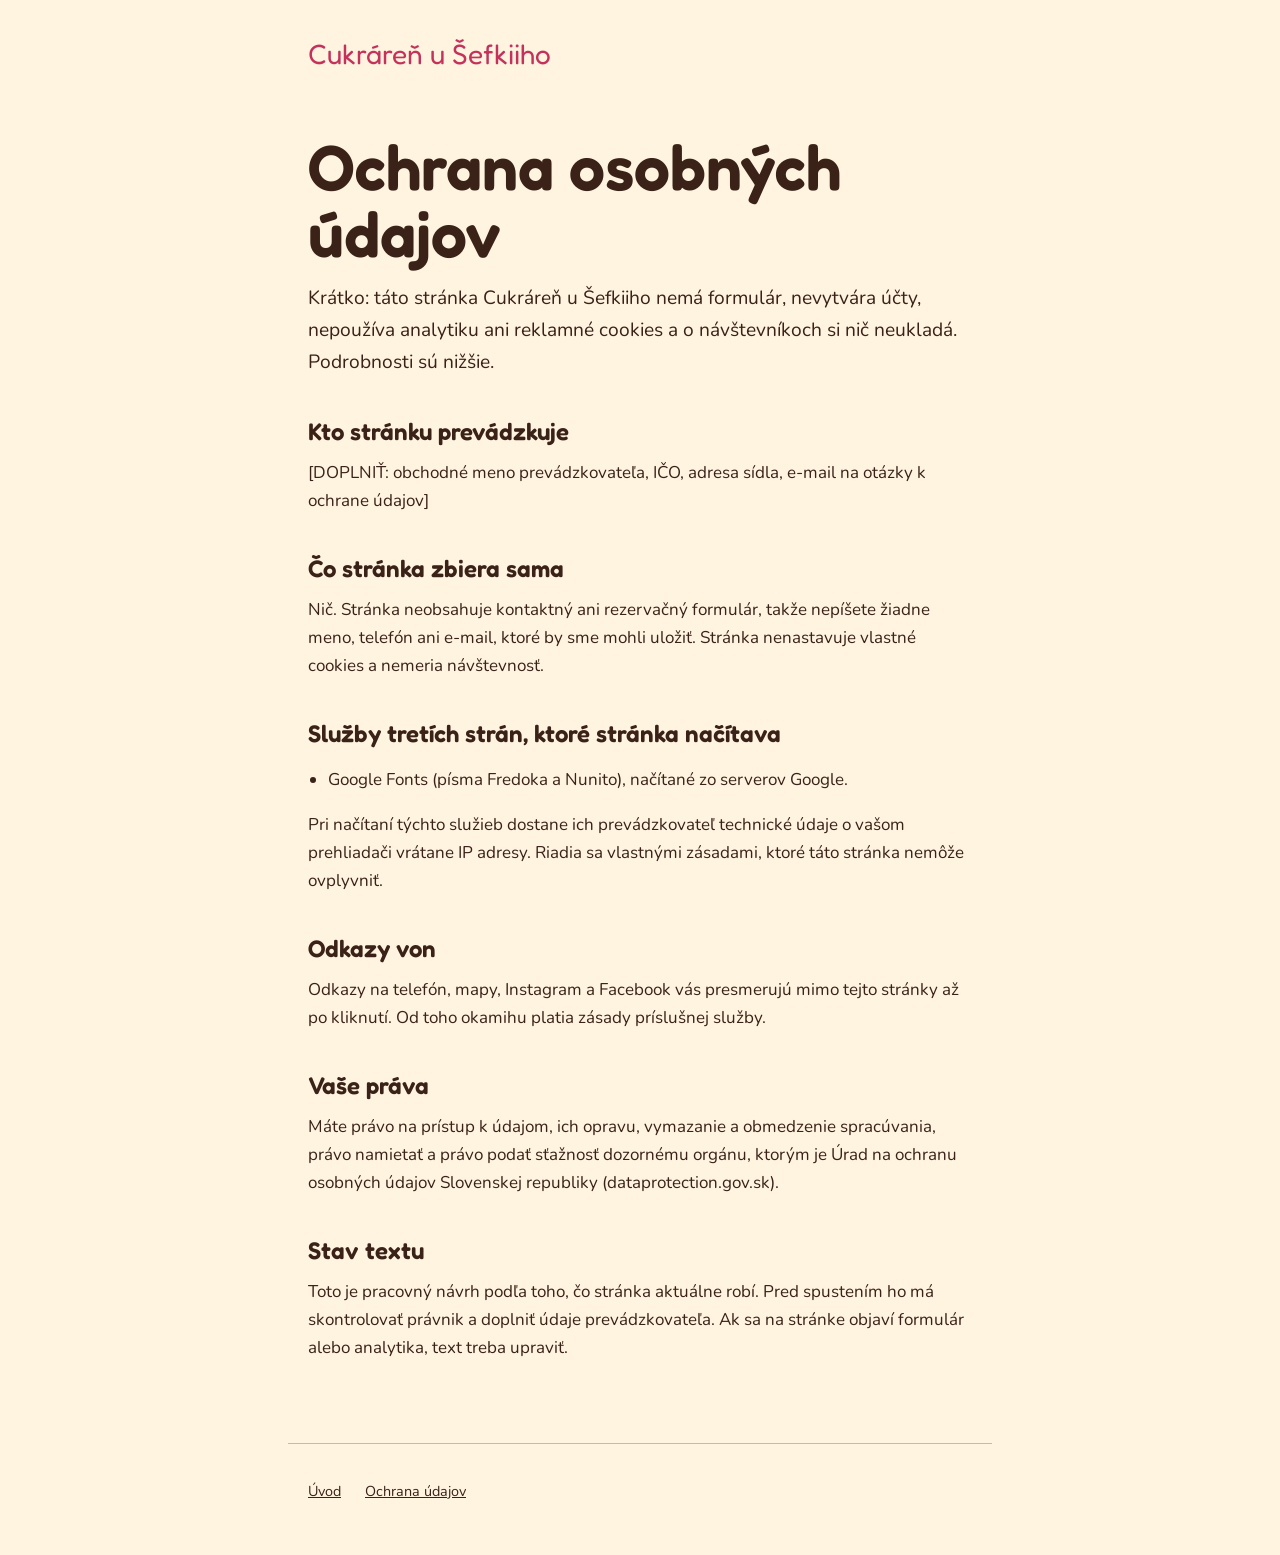
<file: ochrana-udajov.html>
<!doctype html>
<html lang="sk">
<head>
  <meta charset="utf-8">
  <meta name="viewport" content="width=device-width, initial-scale=1">
  <title>Ochrana údajov | Cukráreň u Šefkiiho</title>
  <meta name="description" content="Aké údaje spracúva stránka Cukráreň u Šefkiiho. Návrh na kontrolu právnikom.">
  <meta name="robots" content="noindex">
  <meta name="theme-color" content="#cdeedd">
  <link rel="icon" href="assets/favicon.svg" type="image/svg+xml">
  <link rel="preconnect" href="https://fonts.googleapis.com">
  <link rel="preconnect" href="https://fonts.gstatic.com" crossorigin>
  <link href="https://fonts.googleapis.com/css2?family=Fredoka:wght@500;600;700&family=Nunito:wght@400;600;800&display=swap" rel="stylesheet">
  <link rel="stylesheet" href="style.css">
  <link rel="stylesheet" href="page.css">
</head>
<body class="page-body">
  <main class="page">
    <a class="page-home" href="./">Cukráreň u Šefkiiho</a>
    <div class="page-content">
      <h1>Ochrana osobných údajov</h1>
      <p class="page-lead">Krátko: táto stránka Cukráreň u Šefkiiho nemá formulár, nevytvára účty, nepoužíva analytiku ani reklamné cookies a o návštevníkoch si nič neukladá. Podrobnosti sú nižšie.</p>

      <h2>Kto stránku prevádzkuje</h2>
      <p>[DOPLNIŤ: obchodné meno prevádzkovateľa, IČO, adresa sídla, e-mail na otázky k ochrane údajov]</p>

      <h2>Čo stránka zbiera sama</h2>
      <p>Nič. Stránka neobsahuje kontaktný ani rezervačný formulár, takže nepíšete žiadne meno, telefón ani e-mail, ktoré by sme mohli uložiť. Stránka nenastavuje vlastné cookies a nemeria návštevnosť.</p>

      <h2>Služby tretích strán, ktoré stránka načítava</h2>
      <ul>
        <li>Google Fonts (písma Fredoka a Nunito), načítané zo serverov Google.</li>
      </ul>
      <p>Pri načítaní týchto služieb dostane ich prevádzkovateľ technické údaje o vašom prehliadači vrátane IP adresy. Riadia sa vlastnými zásadami, ktoré táto stránka nemôže ovplyvniť.</p>

      <h2>Odkazy von</h2>
      <p>Odkazy na telefón, mapy, Instagram a Facebook vás presmerujú mimo tejto stránky až po kliknutí. Od toho okamihu platia zásady príslušnej služby.</p>

      <h2>Vaše práva</h2>
      <p>Máte právo na prístup k údajom, ich opravu, vymazanie a obmedzenie spracúvania, právo namietať a právo podať sťažnosť dozornému orgánu, ktorým je Úrad na ochranu osobných údajov Slovenskej republiky (dataprotection.gov.sk).</p>

      <h2>Stav textu</h2>
      <p>Toto je pracovný návrh podľa toho, čo stránka aktuálne robí. Pred spustením ho má skontrolovať právnik a doplniť údaje prevádzkovateľa. Ak sa na stránke objaví formulár alebo analytika, text treba upraviť.</p>

    </div>
  </main>
  <footer class="page-footer">
    <a href="./">Úvod</a>
    <a href="ochrana-udajov.html">Ochrana údajov</a>
  </footer>
</body>
</html>
</file>
<file: style.css>
:root {
  --hero-bg: var(--bg);
  --hero-ink: var(--ink);
  --display-weight: 600;
  --display-leading: 1.02;
  --display-tracking: 0;
  --display-case: none;
  --radius: 8px;
  --radius-button: 6px;
  --space-1: 0.5rem;
  --space-2: 1rem;
  --space-3: 1.5rem;
  --space-4: 2.5rem;
  --space-5: 4rem;
  --space-6: 6rem;
  --gutter: 1.25rem;
  --dock-height: 4.75rem;
  --divider-height: 2.25rem;
  --bg: #fff4e0;
  --bg-alt: #cdeedd;
  --ink: #3b2218;
  --ink-muted: #6e5445;
  --accent: #c4325c;
  --accent-2: #1f8f6b;
  --on-accent: #ffffff;
  --line: rgba(59, 34, 24, 0.28);
  --hero-bg: #cdeedd;
  --display-weight: 600;
  --display-leading: 1;
  --font-display: "Fredoka", "Segoe UI", sans-serif;
  --font-body: "Nunito", "Segoe UI", sans-serif;
  --radius: 22px;
  --radius-button: 16px;
  --art-1: #f58ba8;
  --art-2: #8fd8bb;
  --art-3: #fff0c2;
  --art-4: #dba25c;
  --art-5: #a8702e;
  --art-6: #c4325c;
  --scoop-1: #f58ba8;
  --scoop-2: #8fd8bb;
  --scoop-3: #fff0c2;
}

*,
*::before,
*::after {
  box-sizing: border-box;
}

html {
  scroll-behavior: smooth;
  scroll-padding-top: 4.5rem;
}

body {
  margin: 0;
  padding-bottom: var(--dock-height);
  background: var(--bg);
  color: var(--ink);
  font-family: var(--font-body);
  font-size: 1.0625rem;
  line-height: 1.6;
}

svg {
  display: block;
  max-width: 100%;
}

a {
  color: inherit;
}

:focus-visible {
  outline: 3px solid var(--accent);
  outline-offset: 3px;
}

h1,
h2,
h3 {
  margin: 0;
  font-family: var(--font-display);
  font-weight: var(--display-weight);
  line-height: var(--display-leading);
  letter-spacing: var(--display-tracking);
  text-transform: var(--display-case);
}

h1 {
  font-size: clamp(2.5rem, 9.5vw, 5.25rem);
}

h2 {
  font-size: clamp(2.1rem, 7vw, 3.75rem);
}

p {
  margin: 0 0 1em;
}

.skip-link {
  position: absolute;
  left: var(--gutter);
  top: -4rem;
  z-index: 20;
  padding: 0.75rem 1rem;
  background: var(--accent);
  color: var(--on-accent);
}

.skip-link:focus {
  top: 0.75rem;
}

.topbar {
  display: flex;
  flex-wrap: wrap;
  align-items: center;
  justify-content: space-between;
  gap: 0.25rem var(--space-3);
  padding: 0.5rem var(--gutter);
  background: var(--hero-bg);
  color: var(--hero-ink);
}

.brand {
  display: inline-flex;
  align-items: center;
  gap: 0.6rem;
  min-height: 2.75rem;
  font-family: var(--font-display);
  font-size: var(--brand-size, 1.5rem);
  font-weight: var(--display-weight);
  letter-spacing: var(--display-tracking);
  text-transform: var(--display-case);
  text-decoration: none;
}

.brand-mark {
  flex: none;
  width: 1.9rem;
  height: 1.9rem;
}

.topbar-nav {
  display: flex;
  align-items: center;
  gap: var(--space-2);
  font-size: 0.98rem;
  font-weight: 500;
}

.topbar-nav a:not(.button) {
  display: inline-block;
  padding: 0.7rem 0.15rem;
  text-decoration: none;
}

.topbar-nav a:not(.button):hover {
  text-decoration: underline;
  text-underline-offset: 0.25em;
}

.topbar-nav .topbar-cta {
  display: none;
  min-height: 2.75rem;
}

.button {
  display: inline-flex;
  align-items: center;
  justify-content: center;
  min-height: 3.25rem;
  padding: 0.75rem var(--space-3);
  border: 2px solid var(--accent);
  border-radius: var(--radius-button);
  background: var(--accent);
  color: var(--on-accent);
  font-family: var(--font-body);
  font-weight: 700;
  text-decoration: none;
  text-align: center;
  transition: background-color 0.2s, color 0.2s, border-color 0.2s;
}

.button:hover {
  background: transparent;
  color: inherit;
}

.button-ghost {
  background: transparent;
  border-color: currentColor;
  color: inherit;
}

.button-ghost:hover {
  background: var(--accent);
  border-color: var(--accent);
  color: var(--on-accent);
}

.actions {
  display: flex;
  flex-wrap: wrap;
  gap: 0.75rem;
}

.hero {
  display: grid;
  gap: var(--space-3);
  align-items: center;
  padding: var(--space-2) var(--gutter) var(--space-5);
  background: var(--hero-bg);
  color: var(--hero-ink);
}

.hero-art {
  order: -1;
  justify-self: center;
}

.hero-art svg {
  width: auto;
  height: min(15rem, 32svh);
  max-width: 100%;
}

.hero-kicker {
  margin: 0 0 var(--space-2);
  font-size: 0.82rem;
  font-weight: 700;
  letter-spacing: 0.16em;
  text-transform: uppercase;
  opacity: 0.8;
}

.hero-lede {
  max-width: 30rem;
  margin: var(--space-2) 0;
  font-size: 1.18rem;
  line-height: 1.5;
}

.hero-rating {
  margin: 0 0 var(--space-3);
  font-size: 0.95rem;
  opacity: 0.85;
}

.hero-rating strong {
  font-family: var(--font-display);
  font-size: 1.35rem;
}

.hero .actions {
  display: none;
}

.hero--center {
  text-align: center;
}

.hero--center .hero-lede {
  margin-inline: auto;
}

.hero--center .actions {
  justify-content: center;
}

.divider {
  height: var(--divider-height);
  background: var(--bg) url("assets/motif.svg") repeat-x center / auto 100%;
}

.section-inner {
  max-width: 72rem;
  margin: 0 auto;
  padding: var(--space-5) var(--gutter);
}

.offer-intro {
  max-width: 34rem;
  margin: var(--space-2) 0 0;
  color: var(--ink-muted);
}

.offer-list {
  margin: var(--space-4) 0 0;
  padding: 0;
  list-style: none;
}

.offer-name {
  font-family: var(--font-display);
  font-weight: var(--display-weight);
  font-size: 1.6rem;
  line-height: 1.15;
  text-transform: var(--display-case);
  letter-spacing: var(--display-tracking);
}

.placeholder {
  border-bottom: 1px dashed currentColor;
  color: var(--ink-muted);
  font-family: var(--font-body);
  font-size: 0.92rem;
  font-weight: 400;
  letter-spacing: 0;
  text-transform: none;
}

.offer--menu .offer-list li {
  display: flex;
  align-items: baseline;
  gap: 0.75rem;
  padding: 0.9rem 0;
}

.offer--menu .offer-gap {
  flex: 1;
  min-width: 1rem;
  border-bottom: 2px dotted var(--line);
}

.offer--menu .offer-list {
  max-width: 44rem;
}

.offer--numbered .offer-list {
  counter-reset: item;
  border-top: 1px solid var(--line);
}

.offer--numbered .offer-list li {
  display: grid;
  grid-template-columns: 3.25rem 1fr;
  align-items: baseline;
  column-gap: var(--space-2);
  padding: var(--space-3) 0;
  border-bottom: 1px solid var(--line);
  counter-increment: item;
}

.offer--numbered .offer-list li::before {
  content: counter(item, decimal-leading-zero);
  grid-row: span 2;
  color: var(--accent-2);
  font-family: var(--font-display);
  font-size: 1.6rem;
}

.offer--numbered .offer-name {
  font-size: clamp(1.8rem, 5vw, 2.6rem);
}

.offer--numbered .placeholder {
  grid-column: 2;
  justify-self: start;
  margin-top: 0.35rem;
}

.offer--numbered .offer-gap,
.offer--tiles .offer-gap,
.offer--chips .offer-gap {
  display: none;
}

.offer--tiles .offer-list {
  display: grid;
  gap: var(--space-2);
}

.offer--tiles .offer-list li {
  padding: var(--space-3);
  border: 1px solid var(--line);
  border-top: 6px solid var(--accent);
  border-radius: var(--radius);
  background: var(--bg-alt);
}

.offer--tiles .offer-list li:nth-child(even) {
  border-top-color: var(--accent-2);
}

.offer--tiles .offer-name,
.offer--tiles .placeholder {
  display: block;
}

.offer--tiles .placeholder {
  display: inline-block;
  margin-top: 0.5rem;
}

.offer--chalk .section-inner {
  max-width: 60rem;
}

.offer--chalk .offer-board {
  margin-top: var(--space-4);
  padding: var(--space-3);
  border: 8px solid var(--board-frame);
  border-radius: var(--radius);
  background: var(--board-bg);
  color: var(--board-ink);
}

.offer--chalk .offer-list {
  margin: 0;
}

.offer--chalk .offer-list li {
  display: flex;
  align-items: baseline;
  gap: 0.75rem;
  padding: 0.8rem 0;
  border-bottom: 1px dashed rgba(255, 255, 255, 0.35);
}

.offer--chalk .offer-list li:last-child {
  border-bottom: 0;
}

.offer--chalk .offer-gap {
  flex: 1;
}

.offer--chalk .placeholder {
  color: inherit;
  opacity: 0.8;
}

.offer--chips .offer-list {
  display: flex;
  flex-wrap: wrap;
  gap: 0.75rem;
}

.offer--chips .offer-list li {
  display: flex;
  flex-direction: column;
  gap: 0.25rem;
  padding: 0.9rem 1.25rem;
  border: 2px solid var(--ink);
  border-radius: var(--radius);
}

.offer--chips .offer-list li:nth-child(3n + 2) {
  background: var(--accent);
  border-color: var(--accent);
  color: var(--on-accent);
}

.offer--chips .offer-list li:nth-child(3n + 2) .placeholder {
  color: inherit;
}

.visit {
  background: var(--bg-alt);
}

.visit-grid {
  display: grid;
  gap: var(--space-4);
  margin-top: var(--space-4);
}

.label {
  display: block;
  margin-bottom: 0.5rem;
  color: var(--ink-muted);
  font-size: 0.8rem;
  font-weight: 700;
  letter-spacing: 0.16em;
  text-transform: uppercase;
}

.visit address {
  font-style: normal;
}

.visit address p {
  margin-bottom: 0.25rem;
}

.visit p a,
.contact-links a {
  display: inline-block;
  padding: 0.55rem 0;
  font-weight: 600;
}

.visit p a {
  padding: 0.55rem 0;
}

.visit-rating strong {
  font-family: var(--font-display);
  font-size: 2.5rem;
  line-height: 1;
}

.map {
  display: block;
  width: 100%;
  height: 20rem;
  margin-top: var(--space-4);
  border: 0;
  border-radius: var(--radius);
}

.footer {
  padding: var(--space-3) var(--gutter) var(--space-4);
  background: var(--footer-bg, var(--ink));
  color: var(--footer-ink, var(--bg));
  font-size: 0.9rem;
}

.footer-links {
  display: flex;
  flex-wrap: wrap;
  gap: var(--space-3);
  margin: 0;
}

.footer-links a {
  display: inline-block;
  padding: 0.7rem 0;
}

.footer-note {
  margin: var(--space-1) 0 0;
  opacity: 0.8;
}

.dock {
  position: fixed;
  inset: auto 0 0 0;
  z-index: 15;
  display: grid;
  grid-template-columns: 1.4fr 1fr;
  gap: 0.75rem;
  padding: 0.75rem var(--gutter) calc(0.75rem + env(safe-area-inset-bottom));
  background: var(--footer-bg, var(--ink));
  color: var(--footer-ink, var(--bg));
  border-top: 1px solid var(--line);
}

@media (min-width: 48rem) {
  :root {
    --gutter: 3rem;
  }

  body {
    padding-bottom: 0;
  }

  .dock {
    display: none;
  }

  .topbar {
    padding-block: 0.75rem;
  }

  .topbar-nav .topbar-cta {
    display: inline-flex;
  }

  .hero {
    grid-template-columns: minmax(0, 1.1fr) minmax(0, 0.9fr);
    gap: var(--space-5);
    min-height: min(44rem, calc(100svh - 4.5rem));
    padding-top: var(--space-4);
  }

  .hero--center {
    grid-template-columns: minmax(0, 1fr);
    gap: var(--space-4);
    align-content: center;
  }

  .hero--center .hero-art {
    order: 0;
  }

  .hero-art {
    order: 0;
    justify-self: end;
  }

  .hero--reverse .hero-art {
    order: -1;
    justify-self: start;
  }

  .hero-art svg {
    height: min(34rem, 68svh);
  }

  .hero--center .hero-art svg {
    height: min(21rem, 36svh);
  }

  .hero .actions {
    display: flex;
  }

  .offer--tiles .offer-list {
    grid-template-columns: repeat(3, 1fr);
  }

  .visit-grid {
    grid-template-columns: repeat(3, 1fr);
    gap: var(--space-5);
  }
}

@media (min-width: 75rem) {
  :root {
    --gutter: max(4rem, calc((100vw - 76rem) / 2));
  }
}

@media (prefers-reduced-motion: reduce) {
  html {
    scroll-behavior: auto;
  }

  .button {
    transition: none;
  }
}

.hero-banner {
  grid-column: 1 / -1;
  order: -2;
  margin: calc(var(--space-2) * -1) calc(var(--gutter) * -1) 0;
}

.hero-banner {
  align-self: start;
}

.hero:has(.hero-banner) {
  align-content: start;
}

.hero-banner svg {
  display: block;
  width: 100%;
  height: auto;
}

.hero-art {
  position: relative;
}

.idea-hint {
  margin: var(--space-1) 0 0;
  font-size: 0.85rem;
  text-align: center;
  opacity: 0.75;
}

.controls {
  display: flex;
  flex-wrap: wrap;
  justify-content: center;
  gap: 0.5rem;
  margin-top: var(--space-2);
}

.control {
  min-height: 2.75rem;
  padding: 0.5rem 1rem;
  border: 2px solid currentColor;
  border-radius: var(--radius-button);
  background: transparent;
  color: inherit;
  font: inherit;
  font-size: 0.95rem;
  font-weight: 600;
  cursor: pointer;
  transition: background-color 0.2s, color 0.2s, border-color 0.2s;
}

.control:hover,
.control[aria-pressed="true"] {
  background: var(--accent);
  border-color: var(--accent);
  color: var(--on-accent);
}

@media (prefers-reduced-motion: reduce) {
  *,
  *::before,
  *::after {
    transition: none !important;
    animation: none !important;
  }

  .control[data-replay] {
    display: none;
  }
}

.art [role="button"],
.art a {
  cursor: pointer;
}

.art [role="button"]:focus-visible,
.art a:focus-visible {
  outline: 3px solid var(--accent);
  outline-offset: 4px;
}

.block {
  --s-bg: var(--bg);
  --s-ink: var(--ink);
  --s-muted: var(--ink-muted);
  --s-line: var(--line);
  --s-accent: var(--accent);
  --s-on-accent: var(--on-accent);
  position: relative;
  background: var(--s-bg);
  color: var(--s-ink);
}

.tone-alt {
  --s-bg: var(--bg-alt);
}

.tone-ink {
  --s-bg: var(--ink);
  --s-ink: var(--bg);
  --s-muted: color-mix(in srgb, var(--bg) 76%, var(--ink));
  --s-line: color-mix(in srgb, var(--bg) 26%, transparent);
  --s-accent: var(--tone-ink-accent, color-mix(in srgb, var(--accent) 55%, var(--bg)));
  --s-on-accent: var(--ink);
}

.tone-accent {
  --s-bg: var(--accent);
  --s-ink: var(--on-accent);
  --s-muted: var(--on-accent);
  --s-line: color-mix(in srgb, var(--on-accent) 36%, transparent);
  --s-accent: var(--on-accent);
  --s-on-accent: var(--accent);
}

.block-inner {
  padding: var(--space-5) var(--gutter);
}

.block-title {
  max-width: 18ch;
  font-size: clamp(2.3rem, 6.4vw, 4.75rem);
}

.block-lead {
  max-width: 38rem;
  margin: var(--space-2) 0 0;
  color: var(--s-muted);
  font-size: 1.16rem;
  line-height: 1.5;
}

.block-lead:empty {
  display: none;
}

.block-note {
  max-width: 38rem;
  margin: var(--space-3) 0 0;
  color: var(--s-muted);
  font-size: 0.9rem;
}

.block .button {
  border-color: var(--s-accent);
  background: var(--s-accent);
  color: var(--s-on-accent);
}

.block .button:hover {
  background: transparent;
  color: var(--s-ink);
}

.block .button-ghost {
  border-color: currentColor;
  background: transparent;
  color: var(--s-ink);
}

.block .button-ghost:hover {
  border-color: var(--s-accent);
  background: var(--s-accent);
  color: var(--s-on-accent);
}

.statement-text {
  max-width: 24ch;
  margin: 0;
  font-family: var(--font-display);
  font-size: clamp(2.2rem, 6.6vw, 5.4rem);
  font-weight: var(--display-weight);
  line-height: 1.04;
  letter-spacing: var(--display-tracking);
  text-transform: var(--display-case);
}

.statement-text em {
  color: var(--s-accent);
  font-style: normal;
}

.statement-facts {
  display: grid;
  gap: var(--space-3);
  margin: var(--space-4) 0 0;
  padding: var(--space-3) 0 0;
  border-top: 1px solid var(--s-line);
}

.statement-facts dt {
  margin-bottom: 0.25rem;
  color: var(--s-muted);
  font-size: 0.8rem;
  font-weight: 700;
  letter-spacing: 0.14em;
  text-transform: uppercase;
}

.statement-facts dd {
  margin: 0;
  font-family: var(--font-display);
  font-size: clamp(1.35rem, 3vw, 1.85rem);
  font-weight: var(--display-weight);
  line-height: 1.15;
}

.rows {
  margin: var(--space-4) 0 0;
  padding: 0;
  list-style: none;
  border-top: 1px solid var(--s-line);
}

.row {
  display: grid;
  gap: var(--space-1);
  padding: var(--space-3) 0;
  border-bottom: 1px solid var(--s-line);
}

.row-name {
  font-family: var(--font-display);
  font-size: clamp(1.75rem, 4.6vw, 3rem);
  font-weight: var(--display-weight);
  line-height: 1.06;
  letter-spacing: var(--display-tracking);
  text-transform: var(--display-case);
}

.row-text {
  max-width: 34rem;
  margin: 0;
  color: var(--s-muted);
}

.steps {
  display: grid;
  gap: var(--space-4);
  margin: var(--space-4) 0 0;
  padding: 0;
  list-style: none;
  counter-reset: step;
}

.step {
  position: relative;
  padding-left: 3.75rem;
  counter-increment: step;
}

.step::before {
  content: counter(step);
  position: absolute;
  top: -0.2rem;
  left: 0;
  display: grid;
  place-items: center;
  width: 2.75rem;
  height: 2.75rem;
  border-radius: var(--radius);
  background: var(--s-accent);
  color: var(--s-on-accent);
  font-family: var(--font-display);
  font-size: 1.35rem;
  font-weight: var(--display-weight);
}

.step-art {
  width: 100%;
  max-width: 13rem;
  margin-bottom: var(--space-2);
}

.step-title {
  font-size: 1.5rem;
  line-height: 1.15;
}

.step-text {
  margin: 0.4rem 0 0;
  color: var(--s-muted);
}

.week-head {
  display: grid;
  gap: var(--space-3);
}

.week-status {
  display: inline-flex;
  align-items: center;
  gap: 0.6rem;
  margin: 0;
  font-weight: 700;
}

.week-status::before {
  content: "";
  width: 0.7rem;
  height: 0.7rem;
  border-radius: 50%;
  background: var(--s-muted);
}

.week-status[data-open="true"]::before {
  background: var(--s-accent);
}

.week {
  margin: var(--space-4) 0 0;
  padding: 0;
  list-style: none;
}

.week-day {
  display: grid;
  grid-template-columns: 2.5rem minmax(0, 1fr) auto;
  align-items: center;
  gap: var(--space-2);
  min-height: 3rem;
  border-top: 1px solid var(--s-line);
}

.week-day.is-today {
  font-weight: 700;
}

.week-track {
  position: relative;
  height: 0.75rem;
  border-radius: 2px;
  background: color-mix(in srgb, var(--s-ink) 9%, transparent);
}

.week-bar {
  position: absolute;
  top: 0;
  bottom: 0;
  left: var(--from);
  width: var(--span);
  border-radius: 2px;
  background: color-mix(in srgb, var(--s-accent) 62%, var(--s-bg));
}

.week-day.is-today .week-bar {
  background: var(--s-accent);
}

.week-time {
  min-width: 6.4rem;
  font-variant-numeric: tabular-nums;
  text-align: right;
}

.notes {
  display: grid;
  gap: 0;
  margin: var(--space-4) 0 0;
  padding: 0;
  list-style: none;
  border-top: 1px solid var(--s-line);
}

.note {
  display: grid;
  gap: 0.2rem;
  padding: var(--space-2) 0;
  border-bottom: 1px solid var(--s-line);
}

.note-title {
  font-weight: 700;
}

.note-text {
  margin: 0;
  color: var(--s-muted);
}

.note-text a {
  display: inline-block;
  padding: 0.65rem 0;
  color: var(--s-ink);
  font-weight: 700;
}

.place-grid {
  display: grid;
}

.place-map {
  position: relative;
  min-height: 21rem;
  overflow: hidden;
  background: var(--bg-alt);
}

.street-map {
  position: absolute;
  inset: 0;
  width: 100%;
  height: 100%;
  max-width: none;
}

.map-street {
  font-family: var(--font-body);
  font-size: 15px;
  font-weight: 600;
  letter-spacing: 0.03em;
  paint-order: stroke;
  stroke: var(--bg);
  stroke-width: 4px;
  stroke-linejoin: round;
}

.map-pin-label {
  font-family: var(--font-display);
  font-size: 24px;
  font-weight: var(--display-weight);
  paint-order: stroke;
  stroke: var(--bg);
  stroke-width: 6px;
  stroke-linejoin: round;
}

.place-credit {
  position: absolute;
  right: 0;
  bottom: 0;
  z-index: 1;
  padding: 0.15rem 0.5rem;
  background: color-mix(in srgb, var(--s-bg) 82%, transparent);
  font-size: 0.72rem;
}

.place-copy {
  padding: var(--space-5) var(--gutter);
}

.place-copy .block-title {
  font-size: clamp(2rem, 3.6vw, 3.25rem);
}

.block-title,
.statement-text,
.closing-title,
.row-name,
.step-title {
  overflow-wrap: break-word;
  hyphens: auto;
}

.place-address {
  margin: var(--space-3) 0 0;
  font-style: normal;
  font-size: 1.2rem;
  line-height: 1.4;
}

.place-text {
  max-width: 30rem;
  margin: var(--space-2) 0 0;
  color: var(--s-muted);
}

.place-links {
  display: grid;
  justify-items: start;
  gap: 0.15rem;
  margin: var(--space-3) 0 0;
  padding: 0;
  list-style: none;
}

.place-links a {
  display: inline-block;
  padding: 0.6rem 0;
  font-weight: 700;
}

.photo-band {
  margin: 0;
}

.photo-band img {
  display: block;
  width: 100%;
  height: clamp(20rem, 62vw, 40rem);
  object-fit: cover;
}

.photo-band figcaption {
  padding: var(--space-1) var(--gutter);
  background: var(--s-bg);
  color: var(--s-muted);
  font-size: 0.8rem;
}

.closing-grid {
  display: grid;
  gap: var(--space-4);
}

.closing-title {
  max-width: 14ch;
  font-size: clamp(2.6rem, 8.6vw, 6.5rem);
}

.closing-score {
  margin: 0;
}

.closing-score strong {
  display: block;
  margin-bottom: 0.4rem;
  font-variant-numeric: lining-nums;
  font-family: var(--font-display);
  font-size: clamp(4rem, 13vw, 8.5rem);
  font-weight: var(--display-weight);
  line-height: 1;
}

.closing .actions {
  margin-top: var(--space-3);
}

.topbar-nav a:not(.button) {
  white-space: nowrap;
}

.dock {
  grid-template-columns: 1.9fr 1fr;
}

.dock .button {
  padding-inline: 0.5rem;
  font-size: clamp(0.84rem, 3.9vw, 0.98rem);
  line-height: 1.15;
}

@media (max-width: 47.99rem) {
  .topbar {
    flex-wrap: nowrap;
    gap: 0.75rem;
  }

  .brand {
    min-width: 0;
    white-space: nowrap;
  }

  .topbar-nav {
    gap: 0.7rem;
    font-size: 0.9rem;
  }

  .topbar-nav a:not(.button):nth-of-type(n + 3) {
    display: none;
  }
}

@media (min-width: 48rem) {
  .block-inner {
    padding-block: var(--space-6);
  }

  .statement-facts {
    grid-template-columns: repeat(auto-fit, minmax(11rem, 1fr));
    gap: var(--space-4);
  }

  .row {
    grid-template-columns: minmax(0, 1fr) minmax(0, 1fr);
    align-items: baseline;
    gap: var(--space-4);
  }

  .steps {
    grid-template-columns: repeat(var(--step-count, 3), minmax(0, 1fr));
    gap: var(--space-3);
  }

  .step {
    padding-left: 0;
    padding-top: 3.75rem;
  }

  .week-head {
    grid-template-columns: minmax(0, 1fr) auto;
    align-items: end;
  }

  .notes {
    grid-template-columns: repeat(2, minmax(0, 1fr));
    column-gap: var(--space-5);
  }

  .place-grid {
    grid-template-columns: minmax(0, 1.5fr) minmax(0, 1fr);
    min-height: 40rem;
  }

  .place-grid--flip .place-map {
    order: 1;
  }

  .place-copy {
    align-self: center;
    padding-left: var(--space-5);
  }

  .place-grid--flip .place-copy {
    padding-right: var(--space-5);
    padding-left: var(--gutter);
  }

  .closing-grid {
    grid-template-columns: minmax(0, 1fr) auto;
    align-items: end;
  }
}

.scoops {
  display: block;
  width: 100%;
  height: auto;
}
.fa1{fill:var(--art-1)}
.sa1{stroke:var(--art-1);fill:none}
.fa2{fill:var(--art-2)}
.sa2{stroke:var(--art-2);fill:none}
.fa3{fill:var(--art-3)}
.sa3{stroke:var(--art-3);fill:none}
.fa4{fill:var(--art-4)}
.sa4{stroke:var(--art-4);fill:none}
.fa5{fill:var(--art-5)}
.sa5{stroke:var(--art-5);fill:none}
.fa6{fill:var(--art-6)}
.sa6{stroke:var(--art-6);fill:none}
.fn{fill:none}
.fb{fill:var(--hero-bg)}
.art-text{font-family:var(--font-display);font-weight:var(--display-weight)}
.art{stroke-linecap:round;stroke-linejoin:round}
.cone .scoop {
  transform-box: fill-box;
  transform-origin: center bottom;
  transition: fill 0.35s;
}

@media (prefers-reduced-motion: no-preference) {
.cone .scoop.is-wobbling {
  animation: scoop-wobble 0.5s ease-in-out;
}

@keyframes scoop-wobble {
  25% { transform: rotate(-5deg) scale(1.04); }
  75% { transform: rotate(5deg) scale(1.04); }
}
}
</file>
<file: page.css>
:root {
  --page-bg: var(--bg);
  --page-ink: var(--ink);
  --page-accent: var(--accent);
  --page-accent-ink: var(--on-accent);
  --page-line: var(--line);
  --page-display-font: var(--font-display);
  --page-body-font: var(--font-body);
}

.page-body {
  min-height: 100vh;
  padding-bottom: 0;
  background: var(--page-bg);
  color: var(--page-ink);
  font-family: var(--page-body-font);
}

.page {
  max-width: 44rem;
  margin: 0 auto;
  padding: 1.5rem 1.25rem 4rem;
}

.page-home {
  display: inline-block;
  margin-bottom: 3rem;
  padding: 0.5rem 0;
  color: var(--page-accent);
  font-family: var(--page-display-font);
  font-size: 1.75rem;
  text-decoration: none;
}

.page-content h1 {
  margin-bottom: 1rem;
  font-family: var(--page-display-font);
  font-size: clamp(2.5rem, 8vw, 4rem);
  line-height: 1.05;
}

.page-content h2 {
  margin: 2.5rem 0 0.75rem;
  font-family: var(--page-display-font);
  font-size: 1.5rem;
  line-height: 1.2;
}

.page-content p,
.page-content li {
  line-height: 1.65;
}

.page-content ul {
  padding-left: 1.25rem;
}

.page-lead {
  font-size: 1.2rem;
}

.page-code {
  margin: 0;
  color: var(--page-accent);
  font-family: var(--page-display-font);
  font-size: clamp(5rem, 24vw, 10rem);
  line-height: 1;
}

.page-button {
  display: inline-flex;
  align-items: center;
  min-height: 3.25rem;
  padding: 0.75rem 1.5rem;
  background: var(--page-accent);
  color: var(--page-accent-ink);
  font-weight: 700;
  text-decoration: none;
}

.page-button:hover {
  background: var(--page-ink);
}

.page-content a:not(.page-button) {
  text-decoration-color: var(--page-accent);
  text-underline-offset: 0.2em;
}

.page-footer {
  display: flex;
  gap: 1.5rem;
  max-width: 44rem;
  margin: 0 auto;
  padding: 1.5rem 1.25rem 2.5rem;
  border-top: 1px solid var(--page-line);
  font-size: 0.9rem;
}

.page-footer a {
  display: inline-block;
  padding: 0.75rem 0;
}

.page-content p a:not(.page-button) {
  display: inline-block;
  padding: 0.5rem 0;
}
</file>
